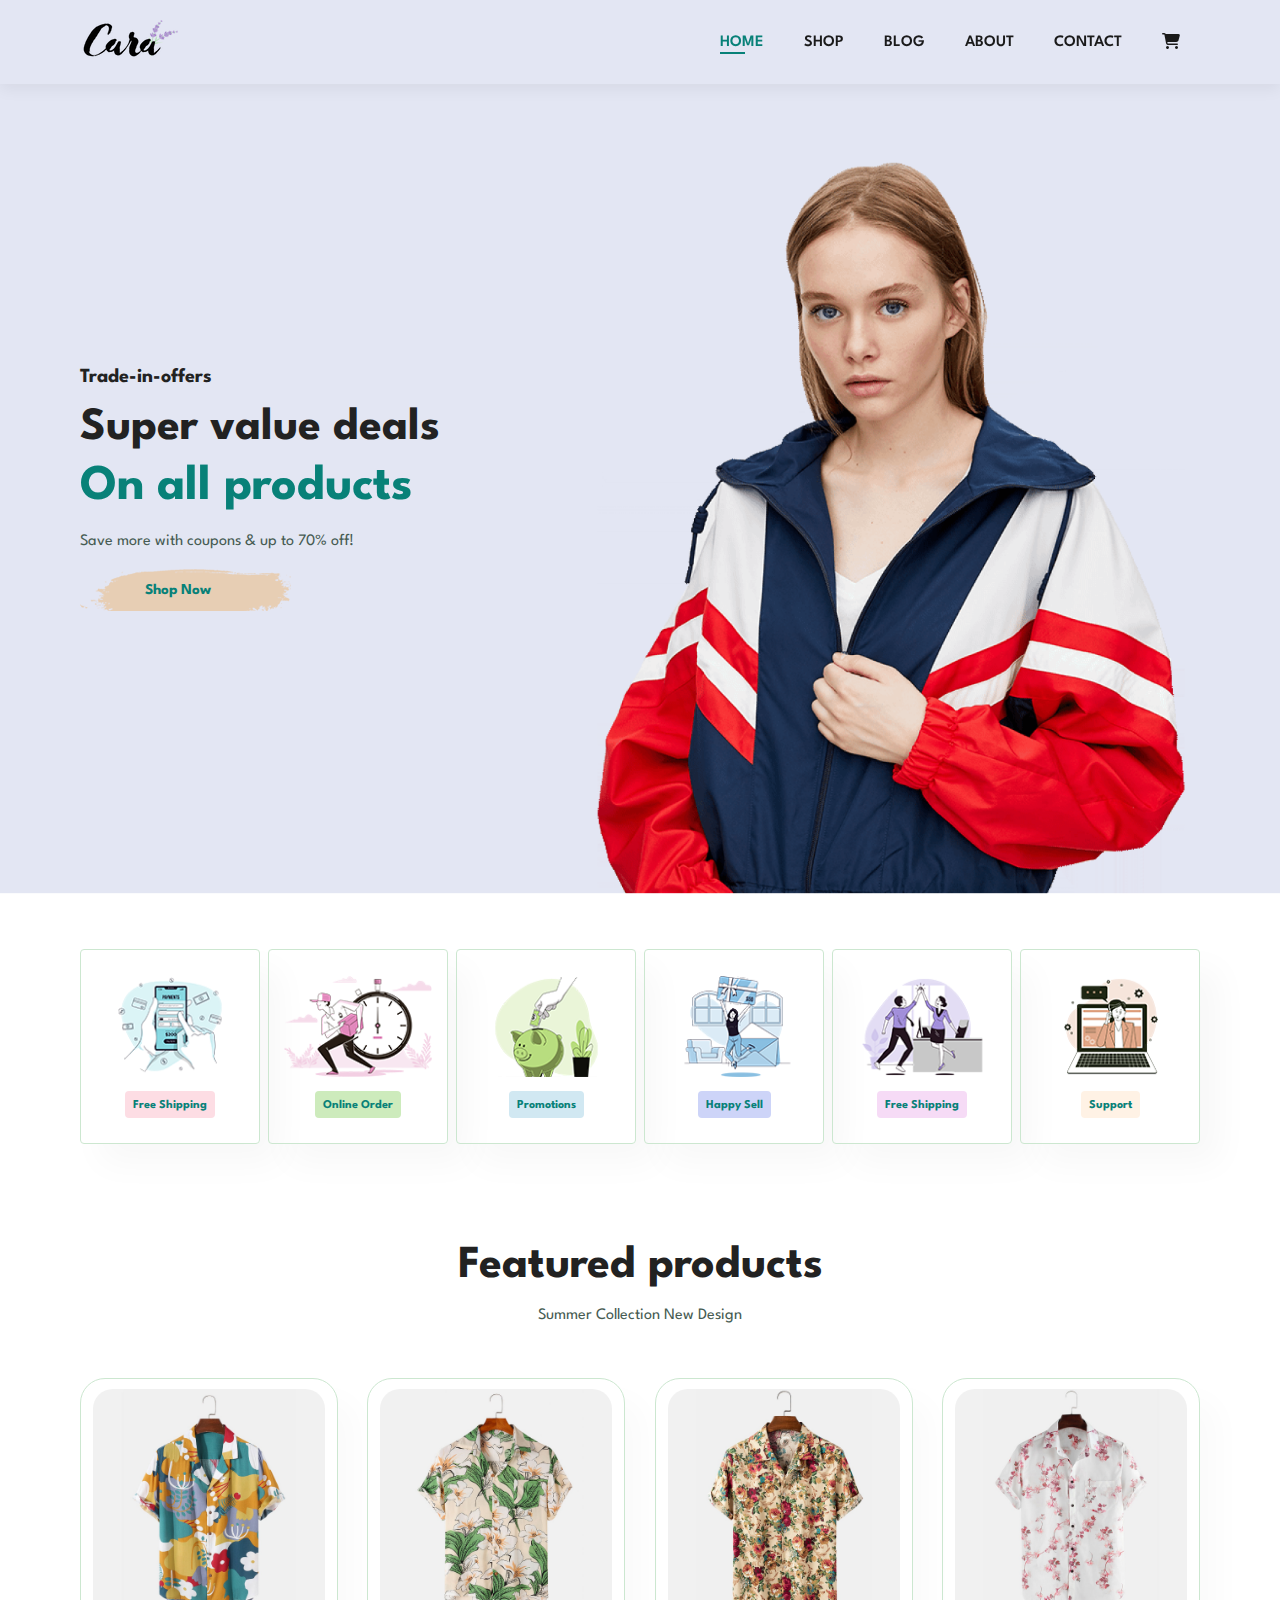
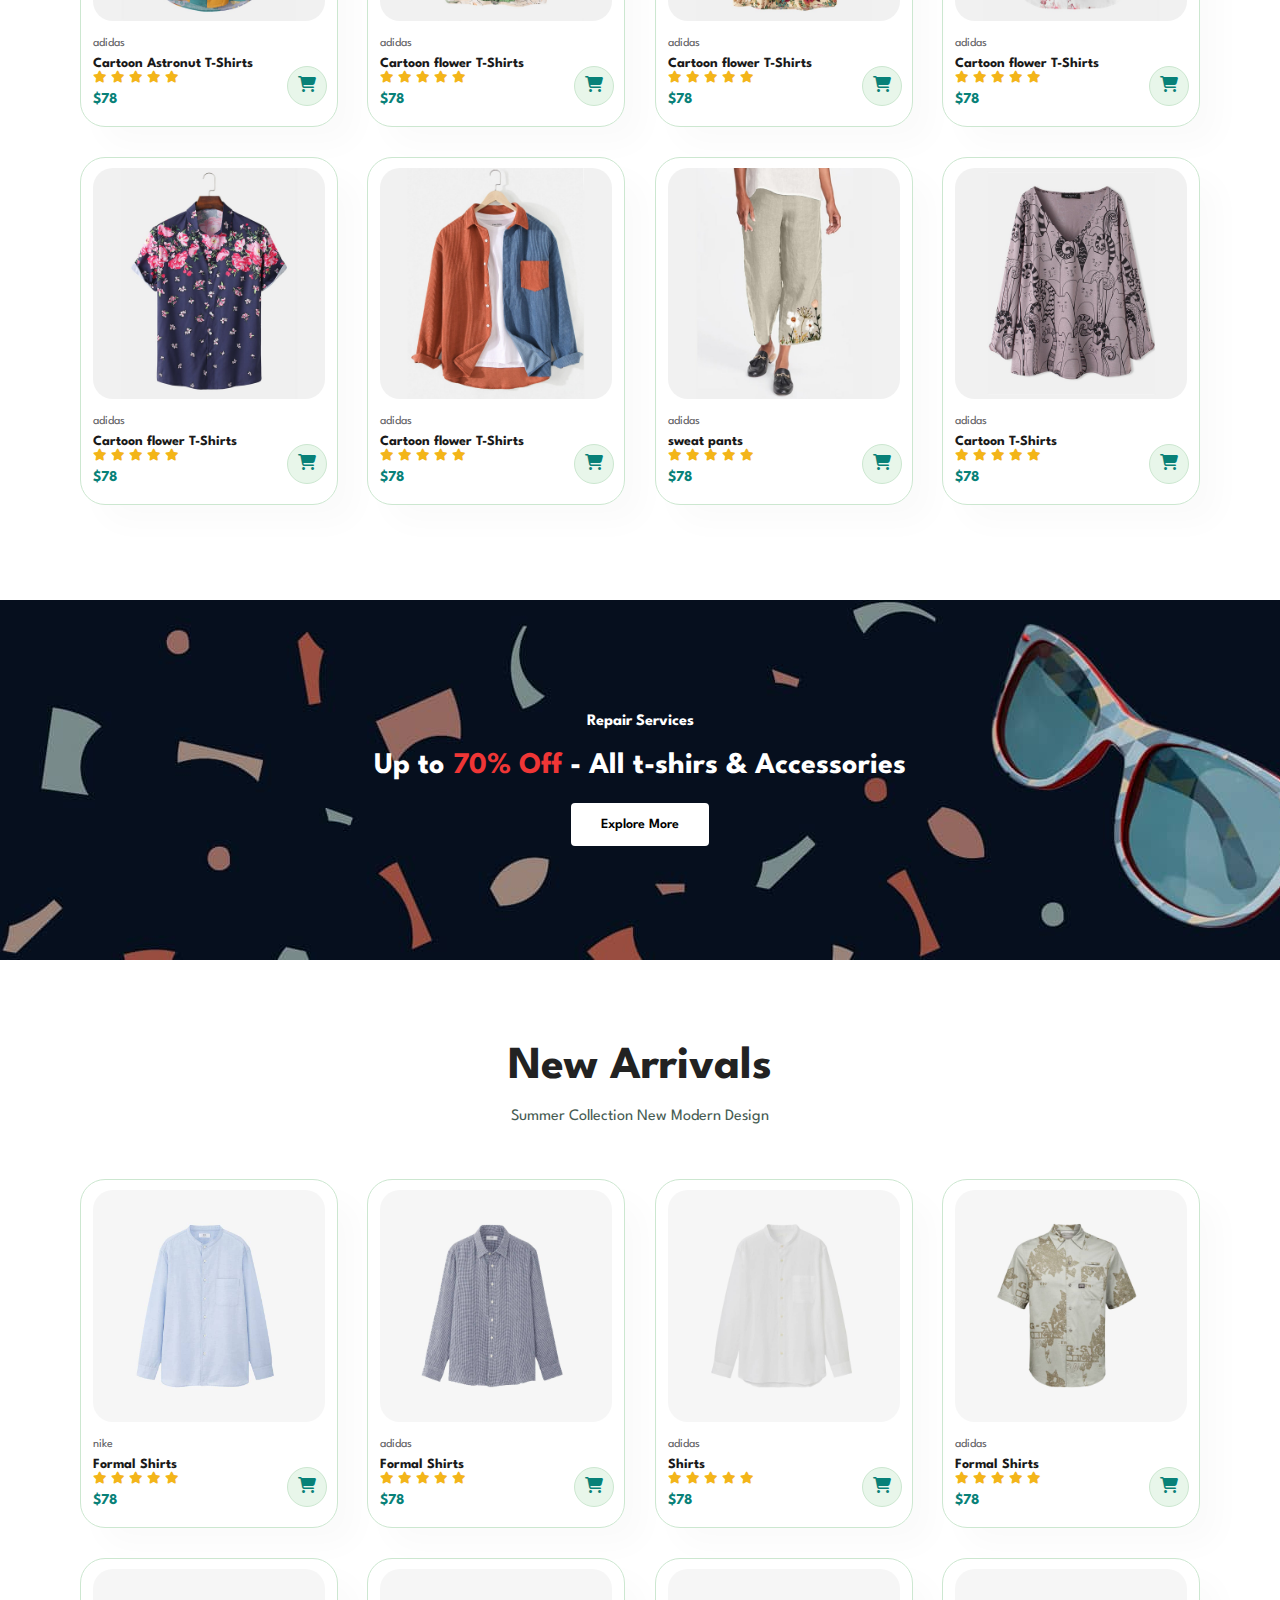
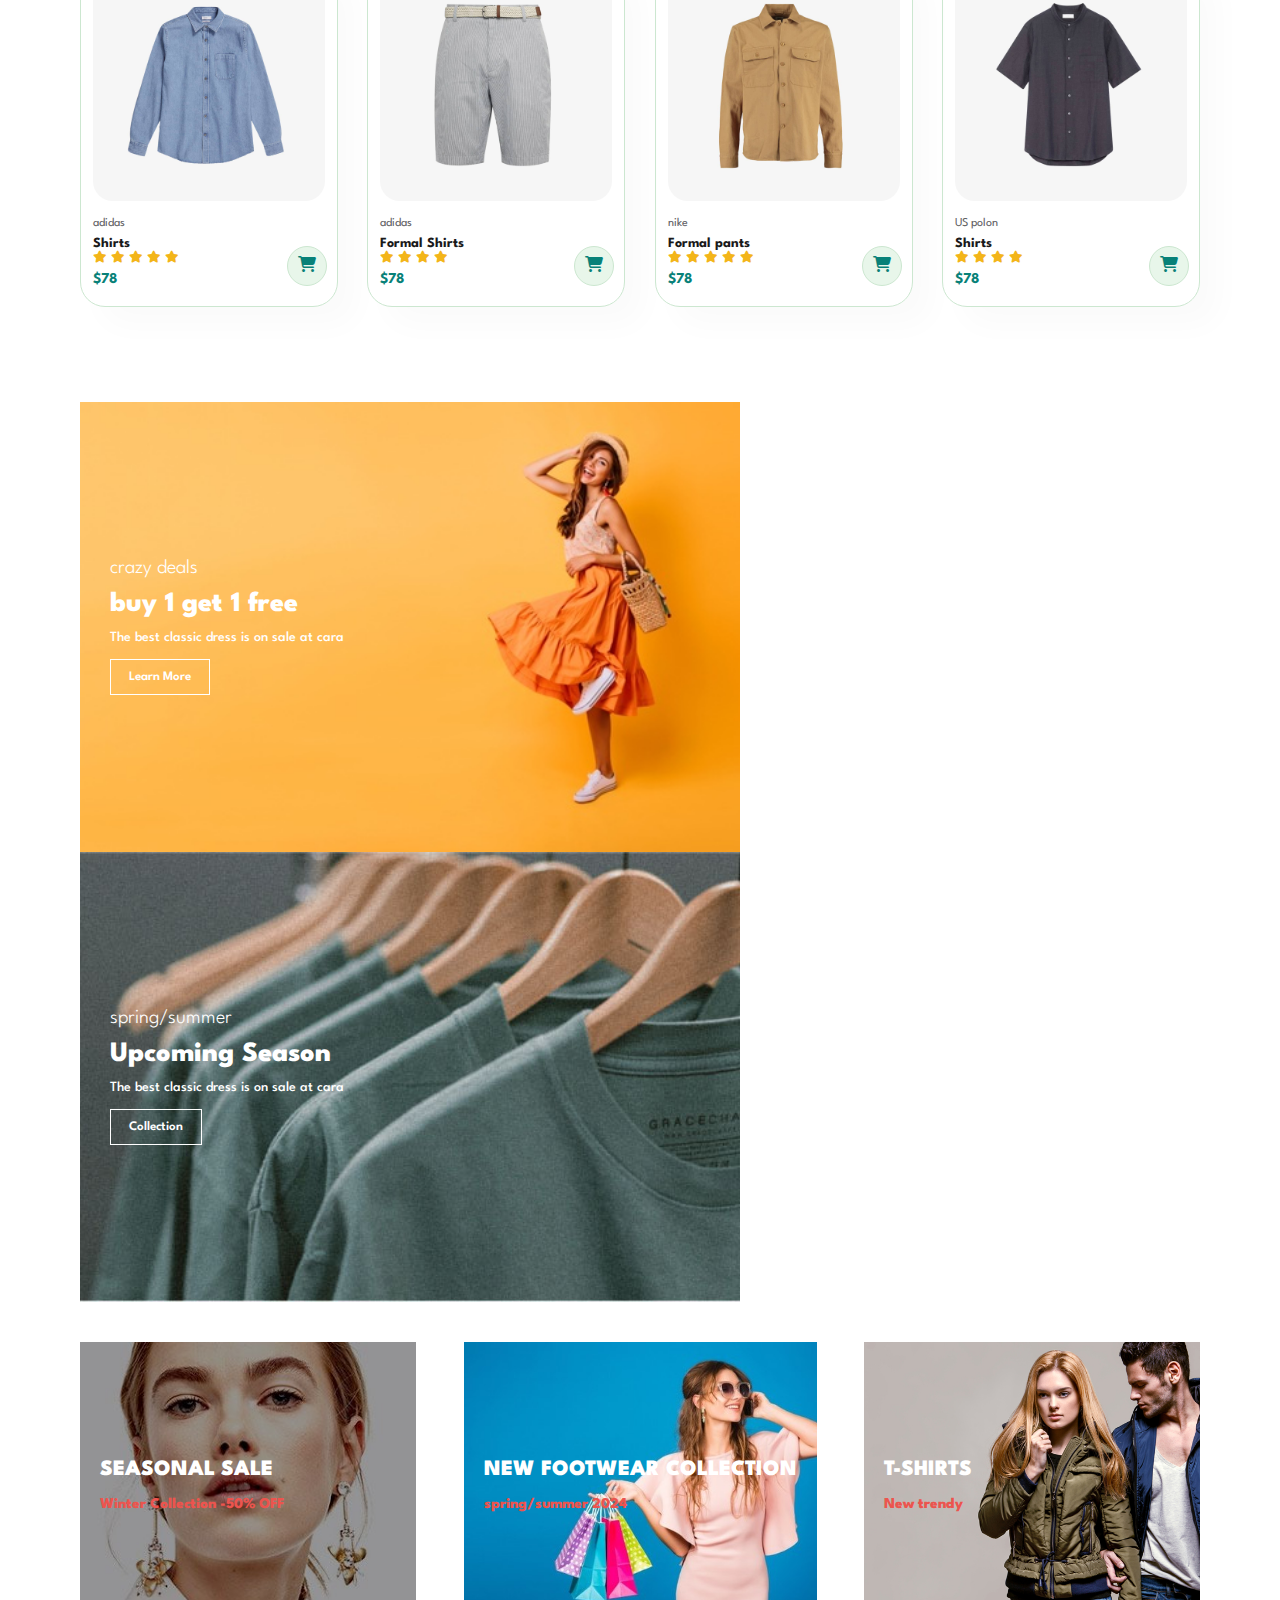
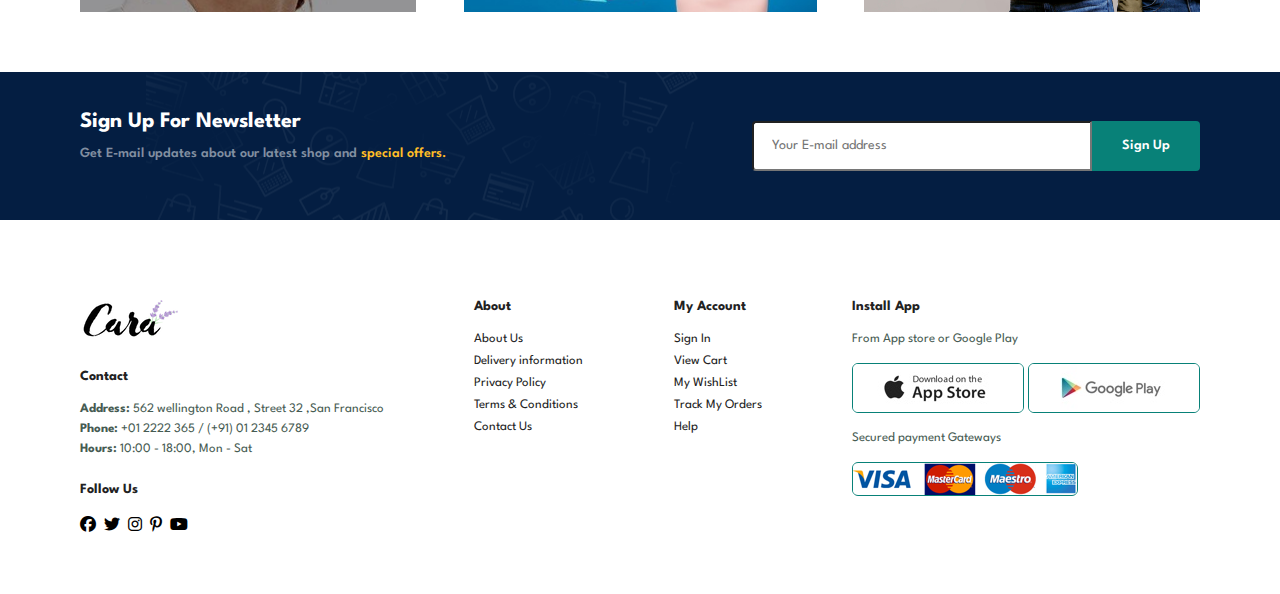
<file: index.html>
<!DOCTYPE html>
<html lang="en">

<head>
    <meta charset="UTF-8">
    <meta http-equiv="X-UA_Comatiable" content="ie=edge">
    <meta name="viewport" content="width=device-width, initial-scale=1.0">
    <title>Ecommerce website</title>
    <link rel="stylesheet" href="https://cdnjs.cloudflare.com/ajax/libs/font-awesome/6.5.1/css/all.min.css" />
    <link rel="stylesheet" href="index.css">
</head>

<body>
    <section id="header">
        <a href="#"><img src="logo.png" class="logo" alt=""></a>
        <div>
            <ul id="navbar">
                <li><a class="active" href="index.html">HOME</a></li>
                <li><a href="shop.html">SHOP</a></li>
                <li><a href="blog.html">BLOG</a></li>
                <li><a href="about.html">ABOUT</a></li>
                <li><a href="contact.html">CONTACT</a></li>
                <li id="lg-bag"><a href="cart.html"><i class="fa-solid fa-cart-shopping"></i></a></li>
                <a href="#" id="close"><i class="fa-solid fa-xmark"></i></a>
            </ul>
        </div>

        <div id="mobile">
            <a href="cart.html"><i class="fa-solid fa-cart-shopping"></i></a>
            <i id="bar" class="fas fa-outdent"></i>
        </div>
    </section>

    <section id="hero">
        <h4>Trade-in-offers</h4>
        <h2>Super value deals</h2>
        <h1>On all products</h1>
        <p>Save more with coupons & up to 70% off!</p>
        <button>Shop Now</button>
    </section>

    <section id="feature" class="section-p1">
        <div class="fe-box">
            <img src="f1.png" alt="">
            <h6>Free Shipping</h6>
        </div>

        <div class="fe-box">
            <img src="f2.png" alt="">
            <h6>Online Order</h6>
        </div>

        <div class="fe-box">
            <img src="f3.png" alt="">
            <h6>Promotions</h6>
        </div>

        <div class="fe-box">
            <img src="f4.png" alt="">
            <h6>Happy Sell</h6>
        </div>

        <div class="fe-box">
            <img src="f5.png" alt="">
            <h6>Free Shipping</h6>
        </div>

        <div class="fe-box">
            <img src="f6.png" alt="">
            <h6>Support</h6>
        </div>

    </section>

    <section id="product1" class="section-p1">
        <h2>Featured products</h2>
        <p>Summer Collection New Design</p>
        <div class="pro-container">
            <div class="pro">
                <img src="f1 pro.jpg" alt="">
                <div class="des">
                    <span>adidas</span>
                    <h5>Cartoon Astronut T-Shirts</h5>
                    <div class="star">
                        <i class="fas fa-star"></i>
                        <i class="fas fa-star"></i>
                        <i class="fas fa-star"></i>
                        <i class="fas fa-star"></i>
                        <i class="fas fa-star"></i>
                    </div>
                    <h4>$78</h4>
                </div>
                <a href="#"><i class="fa-solid fa-cart-shopping "></i></a>
            </div>

            <div class="pro">
                <img src="f2.jpg" alt="">
                <div class="des">
                    <span>adidas</span>
                    <h5>Cartoon flower T-Shirts</h5>
                    <div class="star">
                        <i class="fas fa-star"></i>
                        <i class="fas fa-star"></i>
                        <i class="fas fa-star"></i>
                        <i class="fas fa-star"></i>
                        <i class="fas fa-star"></i>
                    </div>
                    <h4>$78</h4>
                </div>
                <a href="#"><i class="fa-solid fa-cart-shopping "></i></a>
            </div>

            <div class="pro">
                <img src="f3 pro.jpg" alt="">
                <div class="des">
                    <span>adidas</span>
                    <h5>Cartoon flower T-Shirts</h5>
                    <div class="star">
                        <i class="fas fa-star"></i>
                        <i class="fas fa-star"></i>
                        <i class="fas fa-star"></i>
                        <i class="fas fa-star"></i>
                        <i class="fas fa-star"></i>
                    </div>
                    <h4>$78</h4>
                </div>
                <a href="#"><i class="fa-solid fa-cart-shopping "></i></a>
            </div>

            <div class="pro">
                <img src="f4 pro.jpg" alt="">
                <div class="des">
                    <span>adidas</span>
                    <h5>Cartoon flower T-Shirts</h5>
                    <div class="star">
                        <i class="fas fa-star"></i>
                        <i class="fas fa-star"></i>
                        <i class="fas fa-star"></i>
                        <i class="fas fa-star"></i>
                        <i class="fas fa-star"></i>
                    </div>
                    <h4>$78</h4>
                </div>
                <a href="#"><i class="fa-solid fa-cart-shopping "></i></a>
            </div>

            <div class="pro">
                <img src="f5 pro.jpg" alt="">
                <div class="des">
                    <span>adidas</span>
                    <h5>Cartoon flower T-Shirts</h5>
                    <div class="star">
                        <i class="fas fa-star"></i>
                        <i class="fas fa-star"></i>
                        <i class="fas fa-star"></i>
                        <i class="fas fa-star"></i>
                        <i class="fas fa-star"></i>
                    </div>
                    <h4>$78</h4>
                </div>
                <a href="#"><i class="fa-solid fa-cart-shopping "></i></a>
            </div>

            <div class="pro">
                <img src="f6 pro.jpg" alt="">
                <div class="des">
                    <span>adidas</span>
                    <h5>Cartoon flower T-Shirts</h5>
                    <div class="star">
                        <i class="fas fa-star"></i>
                        <i class="fas fa-star"></i>
                        <i class="fas fa-star"></i>
                        <i class="fas fa-star"></i>
                        <i class="fas fa-star"></i>
                    </div>
                    <h4>$78</h4>
                </div>
                <a href="#"><i class="fa-solid fa-cart-shopping "></i></a>
            </div>

            <div class="pro">
                <img src="f7 pro.jpg" alt="">
                <div class="des">
                    <span>adidas</span>
                    <h5>sweat pants</h5>
                    <div class="star">
                        <i class="fas fa-star"></i>
                        <i class="fas fa-star"></i>
                        <i class="fas fa-star"></i>
                        <i class="fas fa-star"></i>
                        <i class="fas fa-star"></i>
                    </div>
                    <h4>$78</h4>
                </div>
                <a href="#"><i class="fa-solid fa-cart-shopping "></i></a>
            </div>

            <div class="pro">
                <img src="f8 pro.jpg" alt="">
                <div class="des">
                    <span>adidas</span>
                    <h5>Cartoon T-Shirts</h5>
                    <div class="star">
                        <i class="fas fa-star"></i>
                        <i class="fas fa-star"></i>
                        <i class="fas fa-star"></i>
                        <i class="fas fa-star"></i>
                        <i class="fas fa-star"></i>
                    </div>
                    <h4>$78</h4>
                </div>
                <a href="#"><i class="fa-solid fa-cart-shopping "></i></a>
            </div>


        </div>
    </section>

    <section id="banner" class="section-m1">
        <h4>Repair Services</h4>
        <h2>Up to <span>70% Off</span> - All t-shirs & Accessories</h2>
        <button class="normal">Explore More</button>

    </section>

    <section id="product1" class="section-p1">
        <h2>New Arrivals</h2>
        <p>Summer Collection New Modern Design</p>
        <div class="pro-container">
            <div class="pro">
                <img src="n1.jpg" alt="">
                <div class="des">
                    <span>nike</span>
                    <h5>Formal Shirts</h5>
                    <div class="star">
                        <i class="fas fa-star"></i>
                        <i class="fas fa-star"></i>
                        <i class="fas fa-star"></i>
                        <i class="fas fa-star"></i>
                        <i class="fas fa-star"></i>
                    </div>
                    <h4>$78</h4>
                </div>
                <a href="#"><i class="fa-solid fa-cart-shopping "></i></a>
            </div>

            <div class="pro">
                <img src="n2.jpg" alt="">
                <div class="des">
                    <span>adidas</span>
                    <h5>Formal Shirts</h5>
                    <div class="star">
                        <i class="fas fa-star"></i>
                        <i class="fas fa-star"></i>
                        <i class="fas fa-star"></i>
                        <i class="fas fa-star"></i>
                        <i class="fas fa-star"></i>
                    </div>
                    <h4>$78</h4>
                </div>
                <a href="#"><i class="fa-solid fa-cart-shopping "></i></a>
            </div>

            <div class="pro">
                <img src="n3.jpg" alt="">
                <div class="des">
                    <span>adidas</span>
                    <h5>Shirts</h5>
                    <div class="star">
                        <i class="fas fa-star"></i>
                        <i class="fas fa-star"></i>
                        <i class="fas fa-star"></i>
                        <i class="fas fa-star"></i>
                        <i class="fas fa-star"></i>
                    </div>
                    <h4>$78</h4>
                </div>
                <a href="#"><i class="fa-solid fa-cart-shopping "></i></a>
            </div>

            <div class="pro">
                <img src="n4.jpg" alt="">
                <div class="des">
                    <span>adidas</span>
                    <h5>Formal Shirts</h5>
                    <div class="star">
                        <i class="fas fa-star"></i>
                        <i class="fas fa-star"></i>
                        <i class="fas fa-star"></i>
                        <i class="fas fa-star"></i>
                        <i class="fas fa-star"></i>
                    </div>
                    <h4>$78</h4>
                </div>
                <a href="#"><i class="fa-solid fa-cart-shopping "></i></a>
            </div>

            <div class="pro">
                <img src="n5.jpg" alt="">
                <div class="des">
                    <span>adidas</span>
                    <h5>Shirts</h5>
                    <div class="star">
                        <i class="fas fa-star"></i>
                        <i class="fas fa-star"></i>
                        <i class="fas fa-star"></i>
                        <i class="fas fa-star"></i>
                        <i class="fas fa-star"></i>
                    </div>
                    <h4>$78</h4>
                </div>
                <a href="#"><i class="fa-solid fa-cart-shopping "></i></a>
            </div>

            <div class="pro">
                <img src="n6.jpg" alt="">
                <div class="des">
                    <span>adidas</span>
                    <h5>Formal Shirts</h5>
                    <div class="star">
                        <i class="fas fa-star"></i>
                        <i class="fas fa-star"></i>
                        <i class="fas fa-star"></i>
                        <i class="fas fa-star"></i>
                    </div>
                    <h4>$78</h4>
                </div>
                <a href="#"><i class="fa-solid fa-cart-shopping "></i></a>
            </div>

            <div class="pro">
                <img src="n7.jpg" alt="">
                <div class="des">
                    <span>nike</span>
                    <h5>Formal pants</h5>
                    <div class="star">
                        <i class="fas fa-star"></i>
                        <i class="fas fa-star"></i>
                        <i class="fas fa-star"></i>
                        <i class="fas fa-star"></i>
                        <i class="fas fa-star"></i>
                    </div>
                    <h4>$78</h4>
                </div>
                <a href="#"><i class="fa-solid fa-cart-shopping "></i></a>
            </div>

            <div class="pro">
                <img src="n8.jpg" alt="">
                <div class="des">
                    <span>US polon</span>
                    <h5>Shirts</h5>
                    <div class="star">
                        <i class="fas fa-star"></i>
                        <i class="fas fa-star"></i>
                        <i class="fas fa-star"></i>
                        <i class="fas fa-star"></i>
                    </div>
                    <h4>$78</h4>
                </div>
                <a href="#"><i class="fa-solid fa-cart-shopping "></i></a>
            </div>


        </div>
    </section>

    <section id="sm-banner" class="section-p1">
        <div class="banner-box">
            <h4>crazy deals</h4>
            <h2>buy 1 get 1 free</h2>
            <span>The best classic dress is on sale at cara</span>
            <button class="white">Learn More</button>
        </div>

        <div class="banner-box banner-box2">
            <h4>spring/summer</h4>
            <h2>Upcoming Season</h2>
            <span>The best classic dress is on sale at cara</span>
            <button class="white">Collection</button>
        </div>
    </section>

    <section id="banner3">
        <div class="banner-box">
            <h2>SEASONAL SALE</h2>
            <h3>Winter Collection -50% OFF</h3>
        </div>

        <div class="banner-box banner-box2">
            <h2>NEW FOOTWEAR COLLECTION</h2>
            <h3>spring/summer 2024</h3>
        </div>

        <div class="banner-box banner-box3">
            <h2>T-SHIRTS</h2>
            <h3>New trendy</h3>
        </div>

    </section>

    <section id="newsletter" class="section-p1 section-m1">
        <div class="newstext">
            <h4>Sign Up For Newsletter</h4>
            <p>Get E-mail updates about our latest shop and <span>special offers.</span></p>
        </div>

        <div class="form">
            <input type="text" placeholder="Your E-mail address">
            <button class="normal">Sign Up</button>
        </div>

    </section>

    <footer class="section-p1">
        <div class="col">
            <img class="logo" src="logo.png" alt="">
            <h4>Contact</h4>
            <p><strong>Address:</strong> 562 wellington Road , Street 32 ,San Francisco </p>
            <p><strong>Phone:</strong> +01 2222 365 / (+91) 01 2345 6789 </p>
            <p><strong>Hours:</strong> 10:00 - 18:00, Mon - Sat </p>
            <div class="follow">
                <h4>Follow Us</h4>
                <div class="icon">
                    <i class="fab fa-facebook"></i>
                    <i class="fab fa-twitter"></i>
                    <i class="fab fa-instagram"></i>
                    <i class="fab fa-pinterest-p"></i>
                    <i class="fab fa-youtube"></i>
                </div>
            </div>
        </div>

        <div class="col">
            <h4>About</h4>
            <a href="#">About Us</a>
            <a href="#">Delivery information</a>
            <a href="#">Privacy Policy</a>
            <a href="#">Terms & Conditions</a>
            <a href="#">Contact Us</a>
        </div>

        <div class="col">
            <h4>My Account</h4>
            <a href="#">Sign In</a>
            <a href="#">View Cart</a>
            <a href="#">My WishList</a>
            <a href="#">Track My Orders</a>
            <a href="#">Help</a>
        </div>

        <div class="col install">
            <h4>Install App</h4>
            <p>From App store or Google Play</p>
            <div class="row">
                <img src="app.jpg" alt="">
                <img src="play.jpg" alt="">
                <p>Secured payment Gateways</p>
                <img src="pay.png" alt="">
            </div>
        </div>

    </footer>

    <script src="index.js"></script>
</body>

</html>
</file>
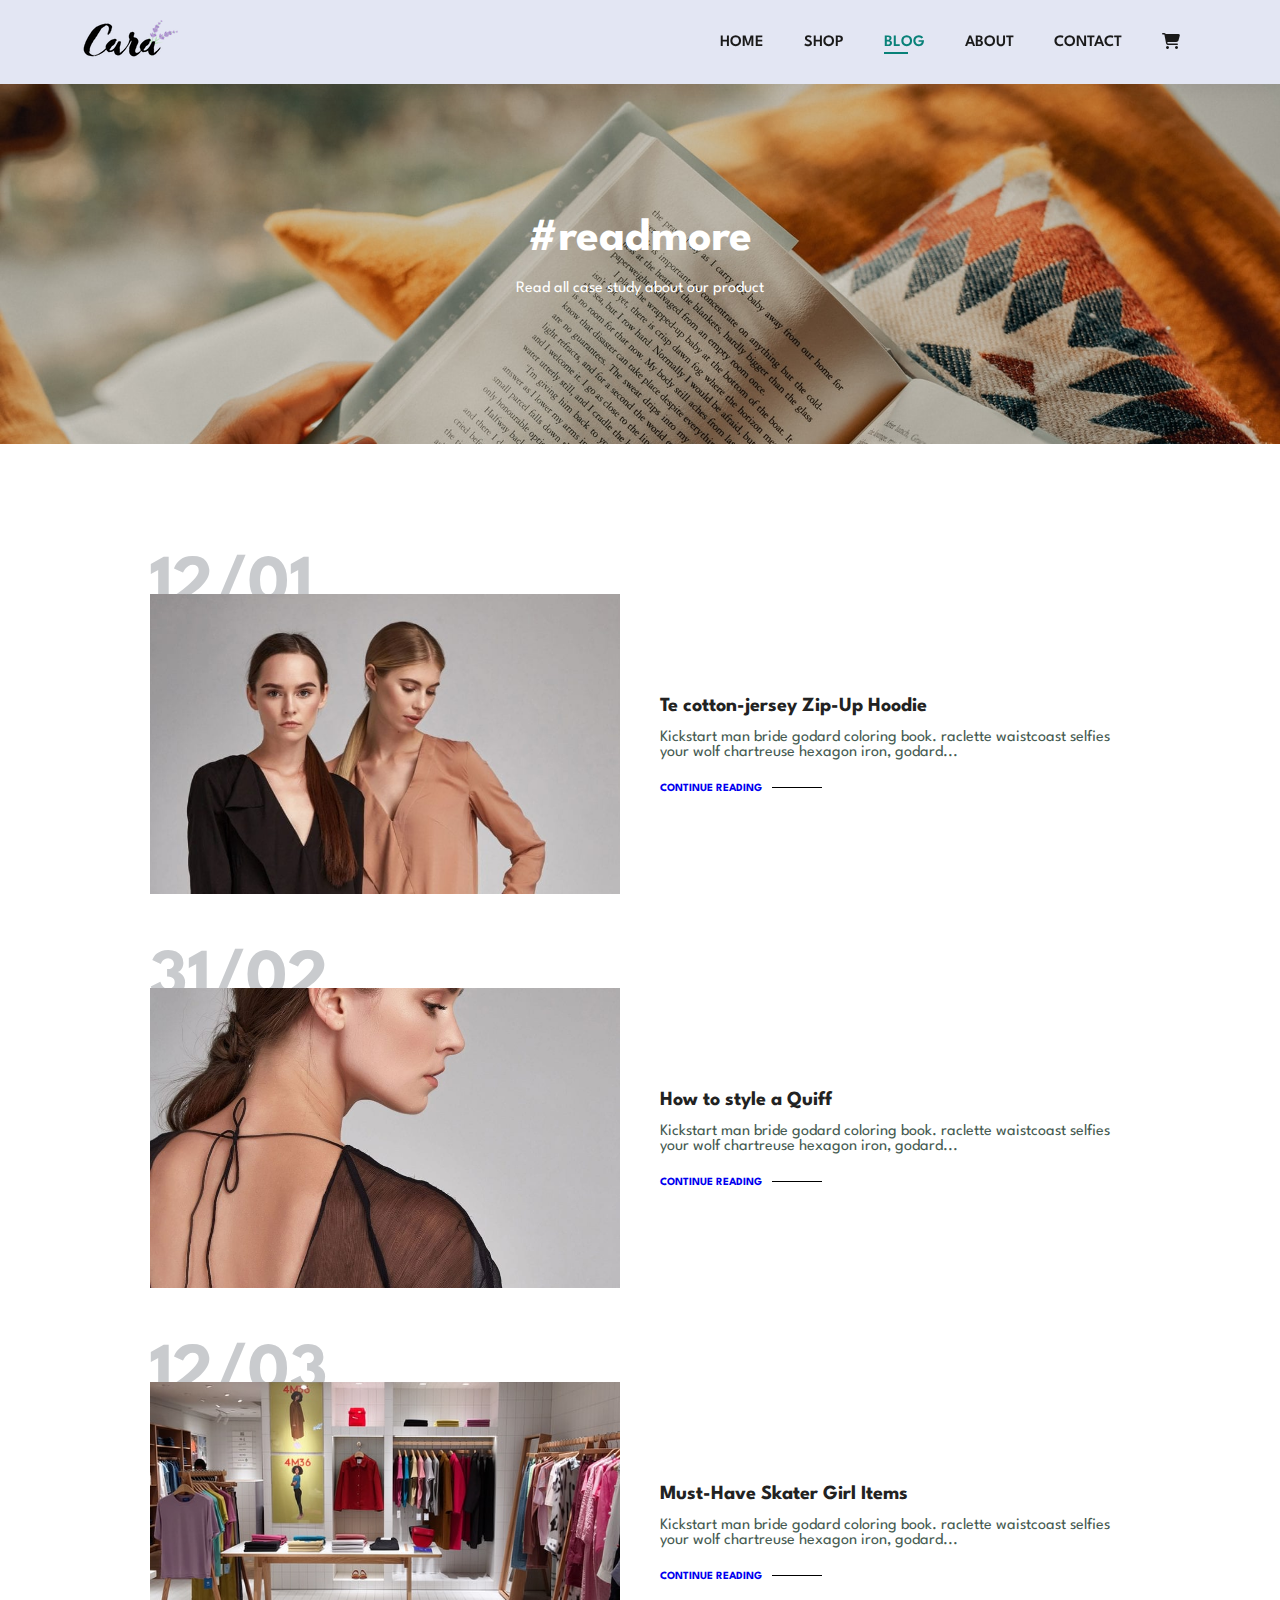
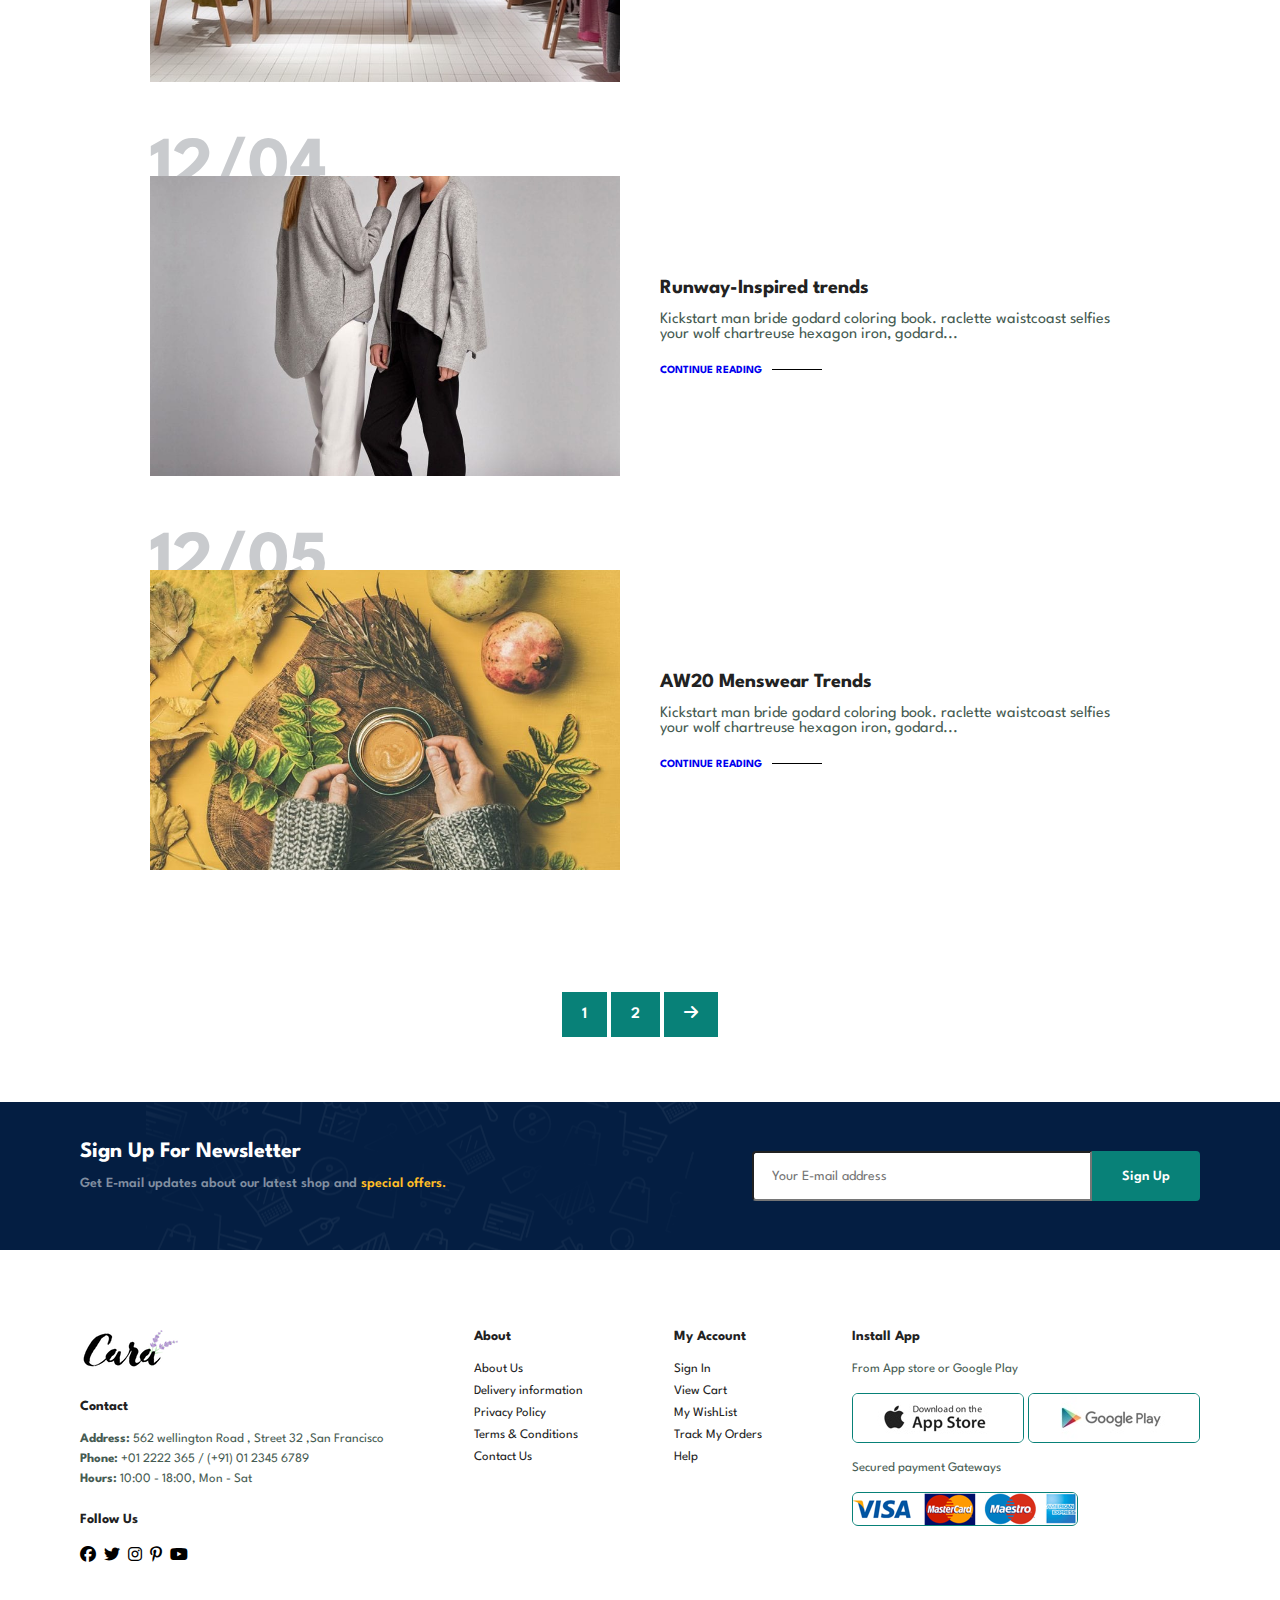
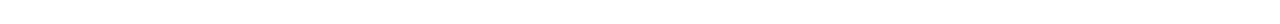
<file: blog.html>
<!DOCTYPE html>
<html lang="en">

<head>
    <meta charset="UTF-8">
    <meta http-equiv="X-UA_Comatiable" content="ie=edge">
    <meta name="viewport" content="width=device-width, initial-scale=1.0">
    <title>Ecommerce website</title>
    <link rel="stylesheet" href="https://cdnjs.cloudflare.com/ajax/libs/font-awesome/6.5.1/css/all.min.css" />
    <link rel="stylesheet" href="index.css">
</head>

<body>
    <section id="header">
        <a href="#"><img src="logo.png" class="logo" alt=""></a>
        <div>
            <ul id="navbar">
                <li><a href="index.html">HOME</a></li>
                <li><a href="shop.html">SHOP</a></li>
                <li><a class="active" href="blog.html">BLOG</a></li>
                <li><a href="about.html">ABOUT</a></li>
                <li><a href="contact.html">CONTACT</a></li>
                <li id="lg-bag"><a href="cart.html"><i class="fa-solid fa-cart-shopping"></i></a></li>
                <a href="#" id="close"><i class="fa-solid fa-xmark"></i></a>
            </ul>
        </div>

        <div id="mobile">
            <a href="cart.html"><i class="fa-solid fa-cart-shopping"></i></a>
            <i id="bar" class="fas fa-outdent"></i>
        </div>
    </section>

    <section id="page-header" class="blog-header">
        <h2>#readmore</h2>
        <p>Read all case study about our product</p>
    </section>

    <section id="blog">
        <div class="blog-box">
            <div class="blog-img">
                <img src="blog1.jpg" alt="">
            </div>
            <div class="blog-details">
                <h4>Te cotton-jersey Zip-Up Hoodie</h4>
                <p>Kickstart man bride godard coloring book. raclette waistcoast selfies your
                    wolf chartreuse hexagon iron, godard...</p>
                <a href="#">CONTINUE READING</a>
            </div>
            <h1>12/01</h1>
        </div>

        <div class="blog-box">
            <div class="blog-img">
                <img src="blog2.jpg" alt="">
            </div>
            <div class="blog-details">
                <h4>How to style a Quiff</h4>
                <p>Kickstart man bride godard coloring book. raclette waistcoast selfies your
                    wolf chartreuse hexagon iron, godard...</p>
                <a href="#">CONTINUE READING</a>
            </div>
            <h1>31/02</h1>
        </div>

        <div class="blog-box">
            <div class="blog-img">
                <img src="blog3.jpg" alt="">
            </div>
            <div class="blog-details">
                <h4>Must-Have Skater Girl Items</h4>
                <p>Kickstart man bride godard coloring book. raclette waistcoast selfies your
                    wolf chartreuse hexagon iron, godard...</p>
                <a href="#">CONTINUE READING</a>
            </div>
            <h1>12/03</h1>
        </div>

        <div class="blog-box">
            <div class="blog-img">
                <img src="blog4.jpg" alt="">
            </div>
            <div class="blog-details">
                <h4>Runway-Inspired trends</h4>
                <p>Kickstart man bride godard coloring book. raclette waistcoast selfies your
                    wolf chartreuse hexagon iron, godard...</p>
                <a href="#">CONTINUE READING</a>
            </div>
            <h1>12/04</h1>
        </div>

        <div class="blog-box">
            <div class="blog-img">
                <img src="blog5.jpg" alt="">
            </div>
            <div class="blog-details">
                <h4>AW20 Menswear Trends</h4>
                <p>Kickstart man bride godard coloring book. raclette waistcoast selfies your
                    wolf chartreuse hexagon iron, godard...</p>
                <a href="#">CONTINUE READING</a>
            </div>
            <h1>12/05</h1>
        </div>

    </section>

    <section id="pagination" class="section-p1 ">
        <a href="#">1</a>
        <a href="#">2</a>
        <a href="#"><i class="fa-solid fa-arrow-right"></i></a>
    </section>

    <section id="newsletter" class="section-p1 section-m1">
        <div class="newstext">
            <h4>Sign Up For Newsletter</h4>
            <p>Get E-mail updates about our latest shop and <span>special offers.</span></p>
        </div>

        <div class="form">
            <input type="text" placeholder="Your E-mail address">
            <button class="normal">Sign Up</button>
        </div>

    </section>

    <footer class="section-p1">
        <div class="col">
            <img class="logo" src="logo.png" alt="">
            <h4>Contact</h4>
            <p><strong>Address:</strong> 562 wellington Road , Street 32 ,San Francisco </p>
            <p><strong>Phone:</strong> +01 2222 365 / (+91) 01 2345 6789 </p>
            <p><strong>Hours:</strong> 10:00 - 18:00, Mon - Sat </p>
            <div class="follow">
                <h4>Follow Us</h4>
                <div class="icon">
                    <i class="fab fa-facebook"></i>
                    <i class="fab fa-twitter"></i>
                    <i class="fab fa-instagram"></i>
                    <i class="fab fa-pinterest-p"></i>
                    <i class="fab fa-youtube"></i>
                </div>
            </div>
        </div>

        <div class="col">
            <h4>About</h4>
            <a href="#">About Us</a>
            <a href="#">Delivery information</a>
            <a href="#">Privacy Policy</a>
            <a href="#">Terms & Conditions</a>
            <a href="#">Contact Us</a>
        </div>

        <div class="col">
            <h4>My Account</h4>
            <a href="#">Sign In</a>
            <a href="#">View Cart</a>
            <a href="#">My WishList</a>
            <a href="#">Track My Orders</a>
            <a href="#">Help</a>
        </div>

        <div class="col install">
            <h4>Install App</h4>
            <p>From App store or Google Play</p>
            <div class="row">
                <img src="app.jpg" alt="">
                <img src="play.jpg" alt="">
                <p>Secured payment Gateways</p>
                <img src="pay.png" alt="">
            </div>
        </div>

    </footer>

    <script src="index.js"></script>
</body>

</html>
</file>
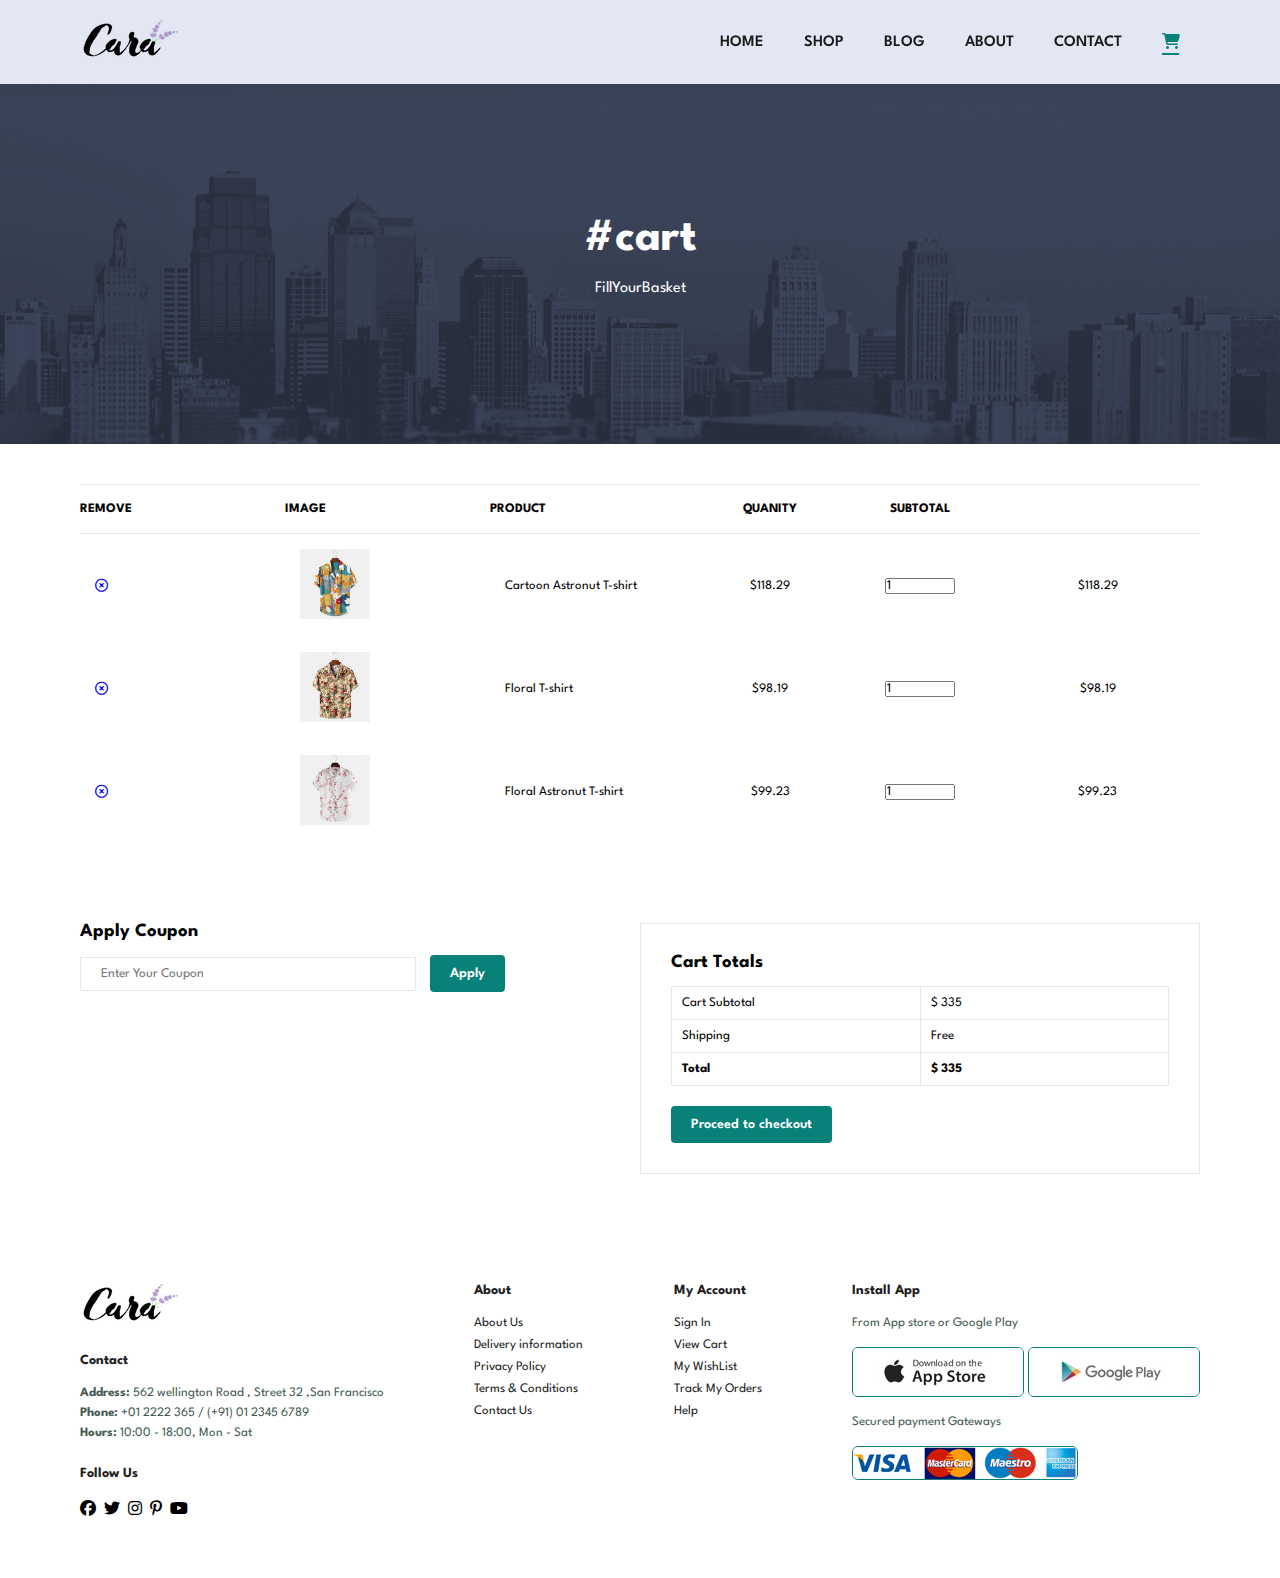
<file: cart.html>
<!DOCTYPE html>
<html lang="en">

<head>
    <meta charset="UTF-8">
    <meta http-equiv="X-UA_Comatiable" content="ie=edge">
    <meta name="viewport" content="width=device-width, initial-scale=1.0">
    <title>Ecommerce website</title>
    <link rel="stylesheet" href="https://cdnjs.cloudflare.com/ajax/libs/font-awesome/6.5.1/css/all.min.css" />
    <link rel="stylesheet" href="index.css">
</head>

<body>
    <section id="header">
        <a href="#"><img src="logo.png" class="logo" alt=""></a>
        <div>
            <ul id="navbar">
                <li><a href="index.html">HOME</a></li>
                <li><a href="shop.html">SHOP</a></li>
                <li><a href="blog.html">BLOG</a></li>
                <li><a href="about.html">ABOUT</a></li>
                <li><a href="contact.html">CONTACT</a></li>
                <li id="lg-bag"><a class="active" href="cart.html"><i class="fa-solid fa-cart-shopping"></i></a></li>
                <a href="#" id="close"><i class="fa-solid fa-xmark"></i></a>
            </ul>
        </div>

        <div id="mobile">
            <a href="cart.html"><i class="fa-solid fa-cart-shopping"></i></a>
            <i id="bar" class="fas fa-outdent"></i>
        </div>
    </section>

    <section id="page-header" class="about-header">
        <h2>#cart</h2>
        <p>FillYourBasket</p>
    </section>


    <section id="cart" class="section-p1">
        <table width="100%">
            <thead>
                <tr>
                    <td>Remove</td>
                    <td>Image</td>
                    <td>Product</td>
                    <td>Quanity</td>
                    <td>Subtotal</td>
                </tr>
            </thead>
            <tbody>
                <tr>
                    <td><a href="#"><i class="far fa-times-circle"></i></a></td>
                    <td><img src="f1 pro.jpg" alt=""></td>
                    <td>Cartoon Astronut T-shirt</td>
                    <td>$118.29</td>
                    <td><input type="number" value="1"></td>
                    <td>$118.29</td>
                </tr>
                <tr>
                    <td><a href="#"><i class="far fa-times-circle"></i></a></td>
                    <td><img src="f3 pro.jpg" alt=""></td>
                    <td>Floral T-shirt</td>
                    <td>$98.19</td>
                    <td><input type="number" value="1"></td>
                    <td>$98.19</td>
                </tr>
                <tr>
                    <td><a href="#"><i class="far fa-times-circle"></i></a></td>
                    <td><img src="f4 pro.jpg" alt=""></td>
                    <td>Floral Astronut T-shirt</td>
                    <td>$99.23</td>
                    <td><input type="number" value="1"></td>
                    <td>$99.23</td>
                </tr>
            </tbody>
        </table>
    </section>

    <section id="cart-add" class="section-p1">
        <div id="coupon">
            <h3>Apply Coupon</h3>
            <div>
                <input type="text" placeholder="Enter Your Coupon">
                <button class="normal">Apply</button>
            </div>
        </div>

        <div id="subtotal">
            <h3>Cart Totals</h3>
            <table>
                <tr>
                    <td>Cart Subtotal</td>
                    <td>$ 335</td>
                </tr>
                <tr>
                    <td>Shipping</td>
                    <td>Free</td>
                </tr>
                <tr>
                    <td><strong>Total</strong></td>
                    <td><strong>$ 335</strong></td>
                </tr>
            </table>
            <button class="normal">Proceed to checkout</button>
        </div>
    </section>

    <footer class="section-p1">
        <div class="col">
            <img class="logo" src="logo.png" alt="">
            <h4>Contact</h4>
            <p><strong>Address:</strong> 562 wellington Road , Street 32 ,San Francisco </p>
            <p><strong>Phone:</strong> +01 2222 365 / (+91) 01 2345 6789 </p>
            <p><strong>Hours:</strong> 10:00 - 18:00, Mon - Sat </p>
            <div class="follow">
                <h4>Follow Us</h4>
                <div class="icon">
                    <i class="fab fa-facebook"></i>
                    <i class="fab fa-twitter"></i>
                    <i class="fab fa-instagram"></i>
                    <i class="fab fa-pinterest-p"></i>
                    <i class="fab fa-youtube"></i>
                </div>
            </div>
        </div>

        <div class="col">
            <h4>About</h4>
            <a href="#">About Us</a>
            <a href="#">Delivery information</a>
            <a href="#">Privacy Policy</a>
            <a href="#">Terms & Conditions</a>
            <a href="#">Contact Us</a>
        </div>

        <div class="col">
            <h4>My Account</h4>
            <a href="#">Sign In</a>
            <a href="#">View Cart</a>
            <a href="#">My WishList</a>
            <a href="#">Track My Orders</a>
            <a href="#">Help</a>
        </div>

        <div class="col install">
            <h4>Install App</h4>
            <p>From App store or Google Play</p>
            <div class="row">
                <img src="app.jpg" alt="">
                <img src="play.jpg" alt="">
                <p>Secured payment Gateways</p>
                <img src="pay.png" alt="">
            </div>
        </div>

    </footer>

    <script src="index.js"></script>
</body>

</html>
</file>
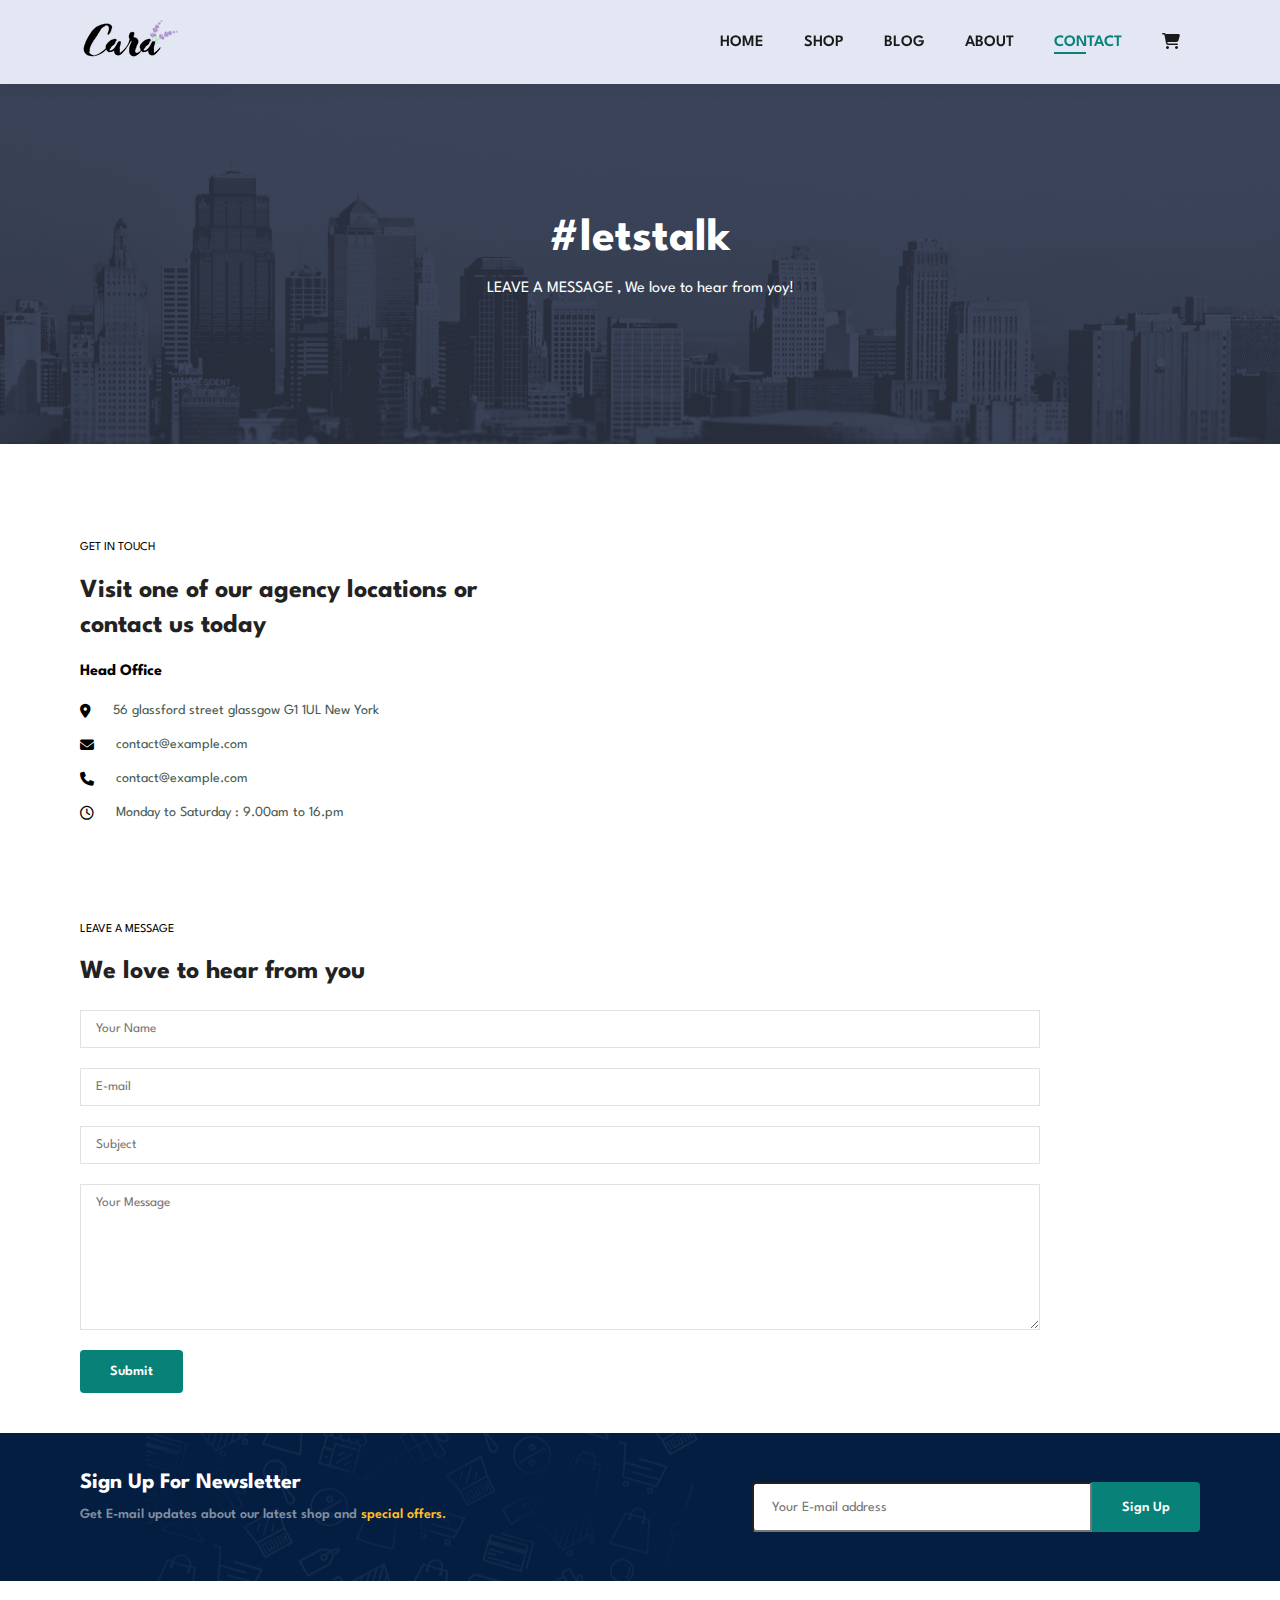
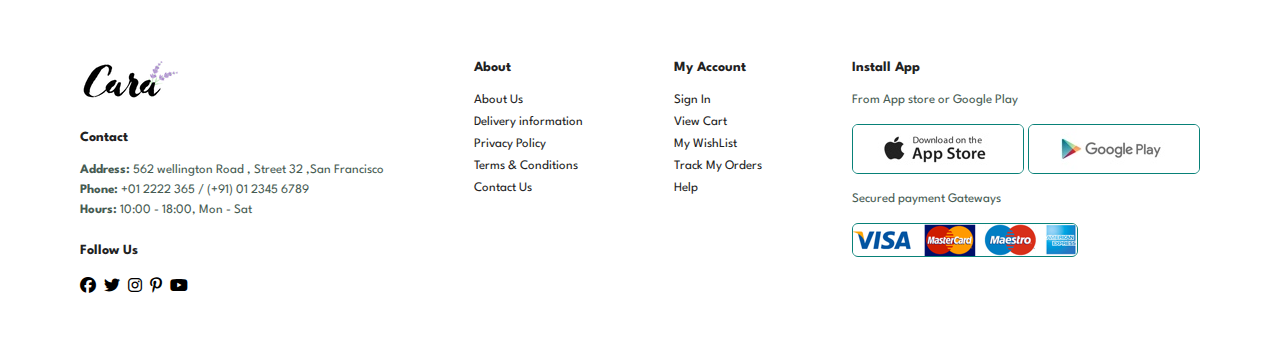
<file: contact.html>
<!DOCTYPE html>
<html lang="en">

<head>
    <meta charset="UTF-8">
    <meta http-equiv="X-UA_Comatiable" content="ie=edge">
    <meta name="viewport" content="width=device-width, initial-scale=1.0">
    <title>Ecommerce website</title>
    <link rel="stylesheet" href="https://cdnjs.cloudflare.com/ajax/libs/font-awesome/6.5.1/css/all.min.css" />
    <link rel="stylesheet" href="index.css">
</head>

<body>
    <section id="header">
        <a href="#"><img src="logo.png" class="logo" alt=""></a>
        <div>
            <ul id="navbar">
                <li><a href="index.html">HOME</a></li>
                <li><a href="shop.html">SHOP</a></li>
                <li><a href="blog.html">BLOG</a></li>
                <li><a href="about.html">ABOUT</a></li>
                <li><a class="active" href="contact.html">CONTACT</a></li>
                <li id="lg-bag"><a href="cart.html"><i class="fa-solid fa-cart-shopping"></i></a></li>
                <a href="#" id="close"><i class="fa-solid fa-xmark"></i></a>
            </ul>
        </div>

        <div id="mobile">
            <a href="cart.html"><i class="fa-solid fa-cart-shopping"></i></a>
            <i id="bar" class="fas fa-outdent"></i>
        </div>
    </section>

    <section id="page-header" class="about-header">
        <h2>#letstalk</h2>
        <p>LEAVE A MESSAGE , We love to hear from yoy!</p>
    </section>

    <section id="contact-details" class="section-p1">
        <div class="details">
            <span>GET IN TOUCH</span>
            <h2>Visit one of our agency locations or contact us today</h2>
            <h3>Head Office</h3>
            <div>
                <li>
                    <i class="fa-solid fa-location-dot"></i>
                    <p>56 glassford street glassgow G1 1UL New York</p>
                </li>
                <li>
                    <i class="fa-solid fa-envelope"></i>
                    <p>contact@example.com</p>
                </li>
                <li>
                    <i class="fa-solid fa-phone"></i>
                    <p>contact@example.com</p>
                </li>
                <li>
                    <i class="fa-regular fa-clock"></i>
                    <p>Monday to Saturday : 9.00am to 16.pm</p>
                </li>
            </div>
        </div>

        <div class="map">
            <iframe
                src="https://www.google.com/maps/embed?pb=!1m18!1m12!1m3!1d387191.0360977185!2d-74.30933341658171!3d40.69753995848721!2m3!1f0!2f0!3f0!3m2!1i1024!2i768!4f13.1!3m3!1m2!1s0x89c24fa5d33f083b%3A0xc80b8f06e177fe62!2sNew%20York%2C%20NY%2C%20USA!5e0!3m2!1sen!2sin!4v1704982579300!5m2!1sen!2sin"
                width="600" height="450" style="border:0;" allowfullscreen="" loading="lazy"
                referrerpolicy="no-referrer-when-downgrade"></iframe>
        </div>
    </section>

    <section id="form-details">
        <form action="">
            <span>LEAVE A MESSAGE</span>
            <h2>We love to hear from you </h2>
            <input type="text" placeholder="Your Name">
            <input type="text" placeholder="E-mail">
            <input type="text" placeholder="Subject">
            <textarea name="" id="" cols="30" rows="10" placeholder="Your Message"></textarea>
            <button class="normal">Submit</button>
        </form>
        
    </section>


    <section id="newsletter" class="section-p1 section-m1">
        <div class="newstext">
            <h4>Sign Up For Newsletter</h4>
            <p>Get E-mail updates about our latest shop and <span>special offers.</span></p>
        </div>

        <div class="form">
            <input type="text" placeholder="Your E-mail address">
            <button class="normal">Sign Up</button>
        </div>

    </section>

    <footer class="section-p1">
        <div class="col">
            <img class="logo" src="logo.png" alt="">
            <h4>Contact</h4>
            <p><strong>Address:</strong> 562 wellington Road , Street 32 ,San Francisco </p>
            <p><strong>Phone:</strong> +01 2222 365 / (+91) 01 2345 6789 </p>
            <p><strong>Hours:</strong> 10:00 - 18:00, Mon - Sat </p>
            <div class="follow">
                <h4>Follow Us</h4>
                <div class="icon">
                    <i class="fab fa-facebook"></i>
                    <i class="fab fa-twitter"></i>
                    <i class="fab fa-instagram"></i>
                    <i class="fab fa-pinterest-p"></i>
                    <i class="fab fa-youtube"></i>
                </div>
            </div>
        </div>

        <div class="col">
            <h4>About</h4>
            <a href="#">About Us</a>
            <a href="#">Delivery information</a>
            <a href="#">Privacy Policy</a>
            <a href="#">Terms & Conditions</a>
            <a href="#">Contact Us</a>
        </div>

        <div class="col">
            <h4>My Account</h4>
            <a href="#">Sign In</a>
            <a href="#">View Cart</a>
            <a href="#">My WishList</a>
            <a href="#">Track My Orders</a>
            <a href="#">Help</a>
        </div>

        <div class="col install">
            <h4>Install App</h4>
            <p>From App store or Google Play</p>
            <div class="row">
                <img src="app.jpg" alt="">
                <img src="play.jpg" alt="">
                <p>Secured payment Gateways</p>
                <img src="pay.png" alt="">
            </div>
        </div>

    </footer>

    <script src="index.js"></script>
</body>

</html>
</file>
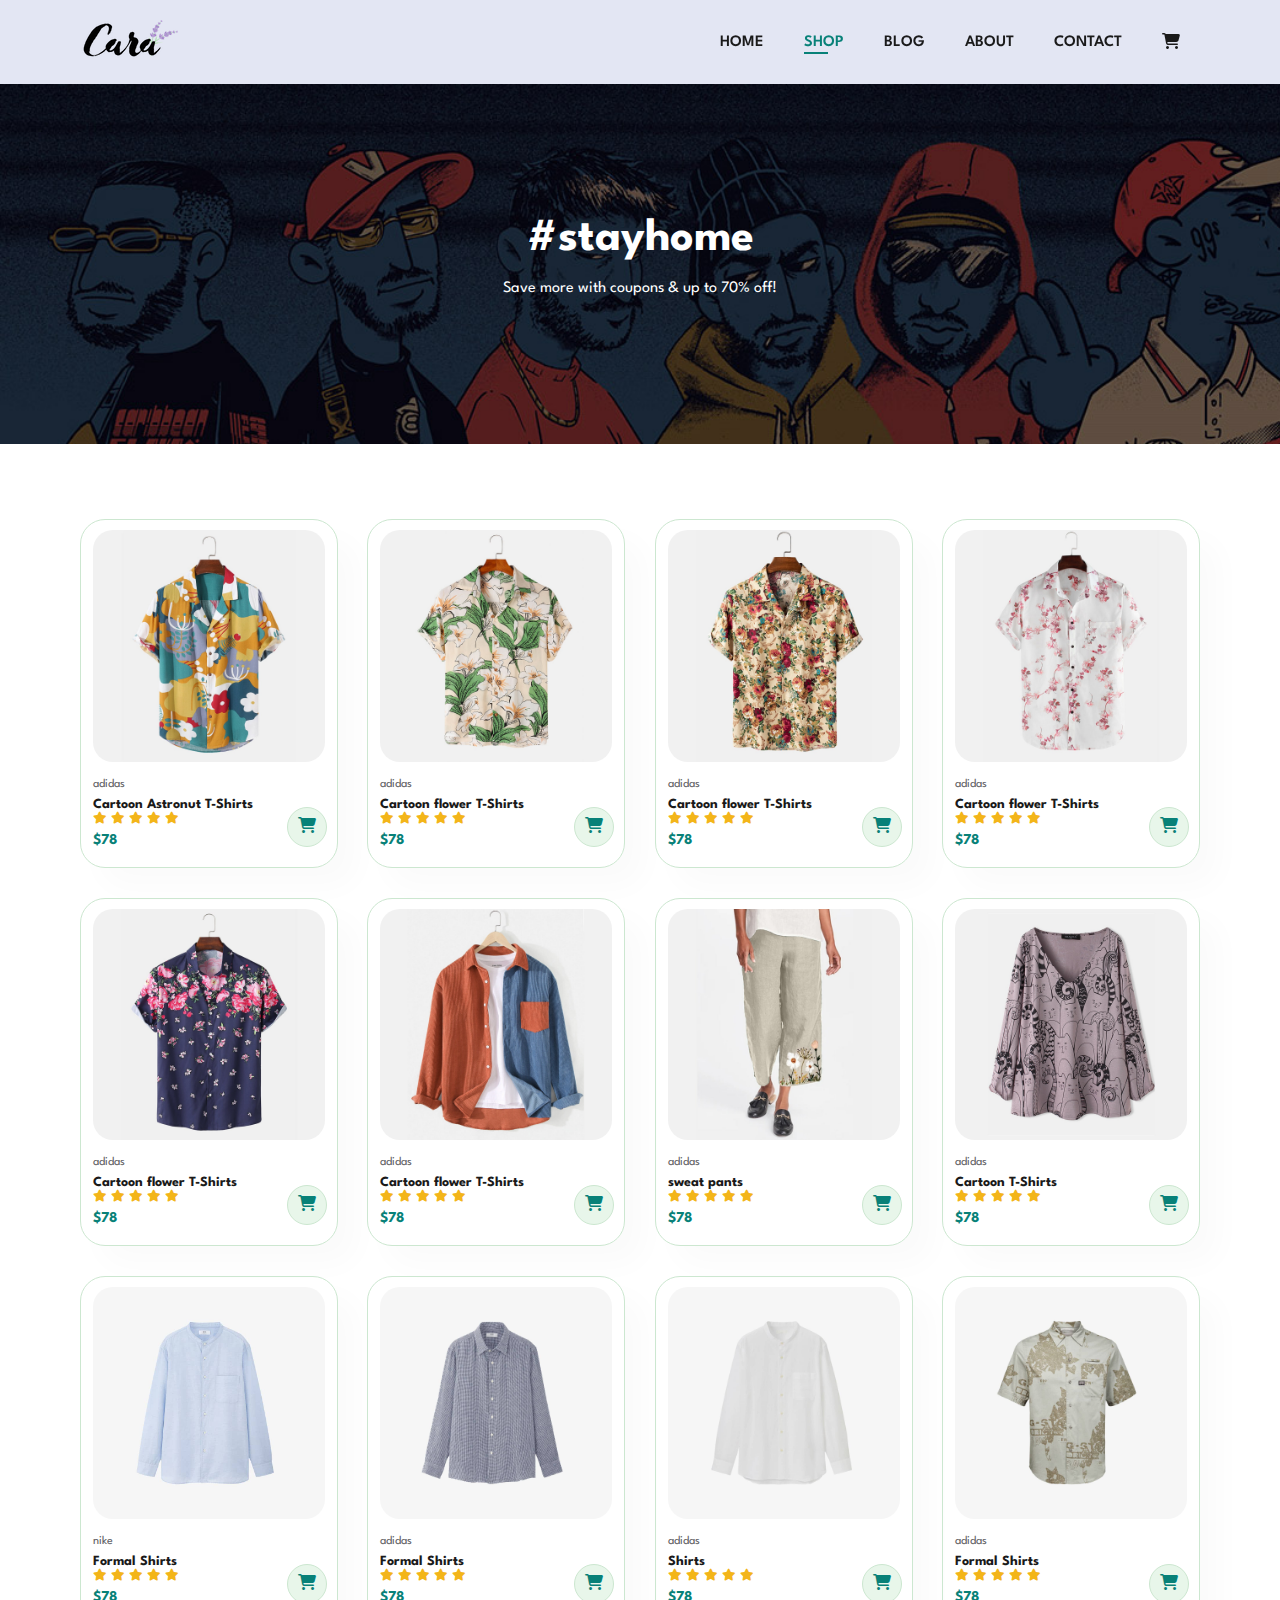
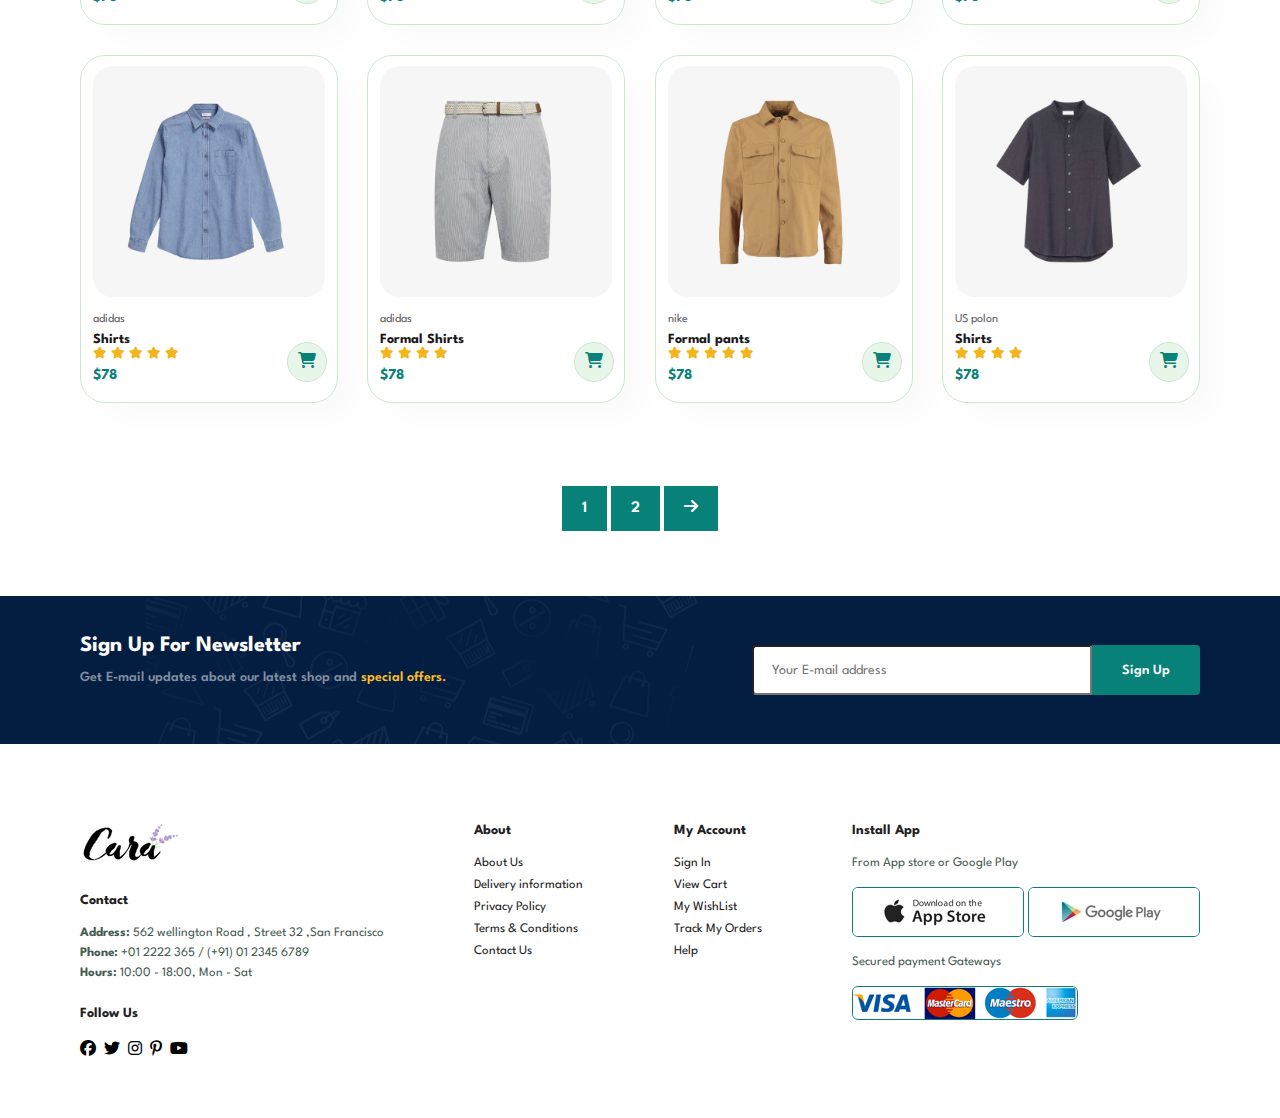
<file: shop.html>
<!DOCTYPE html>
<html lang="en">

<head>
    <meta charset="UTF-8">
    <meta http-equiv="X-UA_Comatiable" content="ie=edge">
    <meta name="viewport" content="width=device-width, initial-scale=1.0">
    <title>Ecommerce website</title>
    <link rel="stylesheet" href="https://cdnjs.cloudflare.com/ajax/libs/font-awesome/6.5.1/css/all.min.css" />
    <link rel="stylesheet" href="index.css">
</head>

<body>
    <section id="header">
        <a href="#"><img src="logo.png" class="logo" alt=""></a>
        <div>
            <ul id="navbar">
                <li><a href="index.html">HOME</a></li>
                <li><a class="active" href="shop.html">SHOP</a></li>
                <li><a href="blog.html">BLOG</a></li>
                <li><a href="about.html">ABOUT</a></li>
                <li><a href="contact.html">CONTACT</a></li>
                <li id="lg-bag"><a href="cart.html"><i class="fa-solid fa-cart-shopping"></i></a></li>
                <a href="#" id="close"><i class="fa-solid fa-xmark"></i></a>
            </ul>
        </div>

        <div id="mobile">
            <a href="cart.html"><i class="fa-solid fa-cart-shopping"></i></a>
            <i id="bar" class="fas fa-outdent"></i>
        </div>
    </section>

    <section id="page-header">
        <h2>#stayhome</h2>
        <p>Save more with coupons & up to 70% off!</p>
    </section>

    <section id="product1" class="section-p1">
        <div class="pro-container">
            <div class="pro" onclick="window.location.href='sinproduct.html'">
                <img src="f1 pro.jpg" alt="">
                <div class="des">
                    <span>adidas</span>
                    <h5>Cartoon Astronut T-Shirts</h5>
                    <div class="star">
                        <i class="fas fa-star"></i>
                        <i class="fas fa-star"></i>
                        <i class="fas fa-star"></i>
                        <i class="fas fa-star"></i>
                        <i class="fas fa-star"></i>
                    </div>
                    <h4>$78</h4>
                </div>
                <a href="#"><i class="fa-solid fa-cart-shopping "></i></a>
            </div>

            <div class="pro" onclick="window.location.href='sinproduct.html'">
                <img src="f2.jpg" alt="">
                <div class="des">
                    <span>adidas</span>
                    <h5>Cartoon flower T-Shirts</h5>
                    <div class="star">
                        <i class="fas fa-star"></i>
                        <i class="fas fa-star"></i>
                        <i class="fas fa-star"></i>
                        <i class="fas fa-star"></i>
                        <i class="fas fa-star"></i>
                    </div>
                    <h4>$78</h4>
                </div>
                <a href="#"><i class="fa-solid fa-cart-shopping "></i></a>
            </div>

            <div class="pro" onclick="window.location.href='sinproduct.html'">
                <img src="f3 pro.jpg" alt="">
                <div class="des">
                    <span>adidas</span>
                    <h5>Cartoon flower T-Shirts</h5>
                    <div class="star">
                        <i class="fas fa-star"></i>
                        <i class="fas fa-star"></i>
                        <i class="fas fa-star"></i>
                        <i class="fas fa-star"></i>
                        <i class="fas fa-star"></i>
                    </div>
                    <h4>$78</h4>
                </div>
                <a href="#"><i class="fa-solid fa-cart-shopping "></i></a>
            </div>

            <div class="pro" onclick="window.location.href='sinproduct.html'">
                <img src="f4 pro.jpg" alt="">
                <div class="des">
                    <span>adidas</span>
                    <h5>Cartoon flower T-Shirts</h5>
                    <div class="star">
                        <i class="fas fa-star"></i>
                        <i class="fas fa-star"></i>
                        <i class="fas fa-star"></i>
                        <i class="fas fa-star"></i>
                        <i class="fas fa-star"></i>
                    </div>
                    <h4>$78</h4>
                </div>
                <a href="#"><i class="fa-solid fa-cart-shopping "></i></a>
            </div>

            <div class="pro" onclick="window.location.href='sinproduct.html'">
                <img src="f5 pro.jpg" alt="">
                <div class="des">
                    <span>adidas</span>
                    <h5>Cartoon flower T-Shirts</h5>
                    <div class="star">
                        <i class="fas fa-star"></i>
                        <i class="fas fa-star"></i>
                        <i class="fas fa-star"></i>
                        <i class="fas fa-star"></i>
                        <i class="fas fa-star"></i>
                    </div>
                    <h4>$78</h4>
                </div>
                <a href="#"><i class="fa-solid fa-cart-shopping "></i></a>
            </div>

            <div class="pro" onclick="window.location.href='sinproduct.html'">
                <img src="f6 pro.jpg" alt="">
                <div class="des">
                    <span>adidas</span>
                    <h5>Cartoon flower T-Shirts</h5>
                    <div class="star">
                        <i class="fas fa-star"></i>
                        <i class="fas fa-star"></i>
                        <i class="fas fa-star"></i>
                        <i class="fas fa-star"></i>
                        <i class="fas fa-star"></i>
                    </div>
                    <h4>$78</h4>
                </div>
                <a href="#"><i class="fa-solid fa-cart-shopping "></i></a>
            </div>

            <div class="pro" onclick="window.location.href='sinproduct.html'">
                <img src="f7 pro.jpg" alt="">
                <div class="des">
                    <span>adidas</span>
                    <h5>sweat pants</h5>
                    <div class="star">
                        <i class="fas fa-star"></i>
                        <i class="fas fa-star"></i>
                        <i class="fas fa-star"></i>
                        <i class="fas fa-star"></i>
                        <i class="fas fa-star"></i>
                    </div>
                    <h4>$78</h4>
                </div>
                <a href="#"><i class="fa-solid fa-cart-shopping "></i></a>
            </div>

            <div class="pro" onclick="window.location.href='sinproduct.html'">
                <img src="f8 pro.jpg" alt="">
                <div class="des">
                    <span>adidas</span>
                    <h5>Cartoon T-Shirts</h5>
                    <div class="star">
                        <i class="fas fa-star"></i>
                        <i class="fas fa-star"></i>
                        <i class="fas fa-star"></i>
                        <i class="fas fa-star"></i>
                        <i class="fas fa-star"></i>
                    </div>
                    <h4>$78</h4>
                </div>
                <a href="#"><i class="fa-solid fa-cart-shopping "></i></a>
            </div>

            <div class="pro" onclick="window.location.href='sinproduct.html'">
                <img src="n1.jpg" alt="">
                <div class="des">
                    <span>nike</span>
                    <h5>Formal Shirts</h5>
                    <div class="star">
                        <i class="fas fa-star"></i>
                        <i class="fas fa-star"></i>
                        <i class="fas fa-star"></i>
                        <i class="fas fa-star"></i>
                        <i class="fas fa-star"></i>
                    </div>
                    <h4>$78</h4>
                </div>
                <a href="#"><i class="fa-solid fa-cart-shopping "></i></a>
            </div>

            <div class="pro" onclick="window.location.href='sinproduct.html'">
                <img src="n2.jpg" alt="">
                <div class="des">
                    <span>adidas</span>
                    <h5>Formal Shirts</h5>
                    <div class="star">
                        <i class="fas fa-star"></i>
                        <i class="fas fa-star"></i>
                        <i class="fas fa-star"></i>
                        <i class="fas fa-star"></i>
                        <i class="fas fa-star"></i>
                    </div>
                    <h4>$78</h4>
                </div>
                <a href="#"><i class="fa-solid fa-cart-shopping "></i></a>
            </div>

            <div class="pro" onclick="window.location.href='sinproduct.html'">
                <img src="n3.jpg" alt="">
                <div class="des">
                    <span>adidas</span>
                    <h5>Shirts</h5>
                    <div class="star">
                        <i class="fas fa-star"></i>
                        <i class="fas fa-star"></i>
                        <i class="fas fa-star"></i>
                        <i class="fas fa-star"></i>
                        <i class="fas fa-star"></i>
                    </div>
                    <h4>$78</h4>
                </div>
                <a href="#"><i class="fa-solid fa-cart-shopping "></i></a>
            </div>

            <div class="pro" onclick="window.location.href='sinproduct.html'">
                <img src="n4.jpg" alt="">
                <div class="des">
                    <span>adidas</span>
                    <h5>Formal Shirts</h5>
                    <div class="star">
                        <i class="fas fa-star"></i>
                        <i class="fas fa-star"></i>
                        <i class="fas fa-star"></i>
                        <i class="fas fa-star"></i>
                        <i class="fas fa-star"></i>
                    </div>
                    <h4>$78</h4>
                </div>
                <a href="#"><i class="fa-solid fa-cart-shopping "></i></a>
            </div>

            <div class="pro" onclick="window.location.href='sinproduct.html'">
                <img src="n5.jpg" alt="">
                <div class="des">
                    <span>adidas</span>
                    <h5>Shirts</h5>
                    <div class="star">
                        <i class="fas fa-star"></i>
                        <i class="fas fa-star"></i>
                        <i class="fas fa-star"></i>
                        <i class="fas fa-star"></i>
                        <i class="fas fa-star"></i>
                    </div>
                    <h4>$78</h4>
                </div>
                <a href="#"><i class="fa-solid fa-cart-shopping "></i></a>
            </div>

            <div class="pro"onclick="window.location.href='sinproduct.html'">
                <img src="n6.jpg" alt="">
                <div class="des">
                    <span>adidas</span>
                    <h5>Formal Shirts</h5>
                    <div class="star">
                        <i class="fas fa-star"></i>
                        <i class="fas fa-star"></i>
                        <i class="fas fa-star"></i>
                        <i class="fas fa-star"></i>
                    </div>
                    <h4>$78</h4>
                </div>
                <a href="#"><i class="fa-solid fa-cart-shopping "></i></a>
            </div>

            <div class="pro"onclick="window.location.href='sinproduct.html'">
                <img src="n7.jpg" alt="">
                <div class="des">
                    <span>nike</span>
                    <h5>Formal pants</h5>
                    <div class="star">
                        <i class="fas fa-star"></i>
                        <i class="fas fa-star"></i>
                        <i class="fas fa-star"></i>
                        <i class="fas fa-star"></i>
                        <i class="fas fa-star"></i>
                    </div>
                    <h4>$78</h4>
                </div>
                <a href="#"><i class="fa-solid fa-cart-shopping "></i></a>
            </div>

            <div class="pro"onclick="window.location.href='sinproduct.html'">
                <img src="n8.jpg" alt="">
                <div class="des">
                    <span>US polon</span>
                    <h5>Shirts</h5>
                    <div class="star">
                        <i class="fas fa-star"></i>
                        <i class="fas fa-star"></i>
                        <i class="fas fa-star"></i>
                        <i class="fas fa-star"></i>
                    </div>
                    <h4>$78</h4>
                </div>
                <a href="#"><i class="fa-solid fa-cart-shopping "></i></a>
            </div>


        </div>
    </section>

    <section id="pagination" class="section-p1 ">
        <a href="#">1</a>
        <a href="#">2</a>
        <a href="#"><i class="fa-solid fa-arrow-right"></i></a>
    </section>

    <section id="newsletter" class="section-p1 section-m1">
        <div class="newstext">
            <h4>Sign Up For Newsletter</h4>
            <p>Get E-mail updates about our latest shop and <span>special offers.</span></p>
        </div>

        <div class="form">
            <input type="text" placeholder="Your E-mail address">
            <button class="normal">Sign Up</button>
        </div>

    </section>

    <footer class="section-p1">
        <div class="col">
            <img class="logo" src="logo.png" alt="">
            <h4>Contact</h4>
            <p><strong>Address:</strong> 562 wellington Road , Street 32 ,San Francisco </p>
            <p><strong>Phone:</strong> +01 2222 365 / (+91) 01 2345 6789 </p>
            <p><strong>Hours:</strong> 10:00 - 18:00, Mon - Sat </p>
            <div class="follow">
                <h4>Follow Us</h4>
                <div class="icon">
                    <i class="fab fa-facebook"></i>
                    <i class="fab fa-twitter"></i>
                    <i class="fab fa-instagram"></i>
                    <i class="fab fa-pinterest-p"></i>
                    <i class="fab fa-youtube"></i>
                </div>
            </div>
        </div>

        <div class="col">
            <h4>About</h4>
            <a href="#">About Us</a>
            <a href="#">Delivery information</a>
            <a href="#">Privacy Policy</a>
            <a href="#">Terms & Conditions</a>
            <a href="#">Contact Us</a>
        </div>

        <div class="col">
            <h4>My Account</h4>
            <a href="#">Sign In</a>
            <a href="#">View Cart</a>
            <a href="#">My WishList</a>
            <a href="#">Track My Orders</a>
            <a href="#">Help</a>
        </div>

        <div class="col install">
            <h4>Install App</h4>
            <p>From App store or Google Play</p>
            <div class="row">
                <img src="app.jpg" alt="">
                <img src="play.jpg" alt="">
                <p>Secured payment Gateways</p>
                <img src="pay.png" alt="">
            </div>
        </div>

    </footer>

    <script src="index.js"></script>
</body>

</html>
</file>
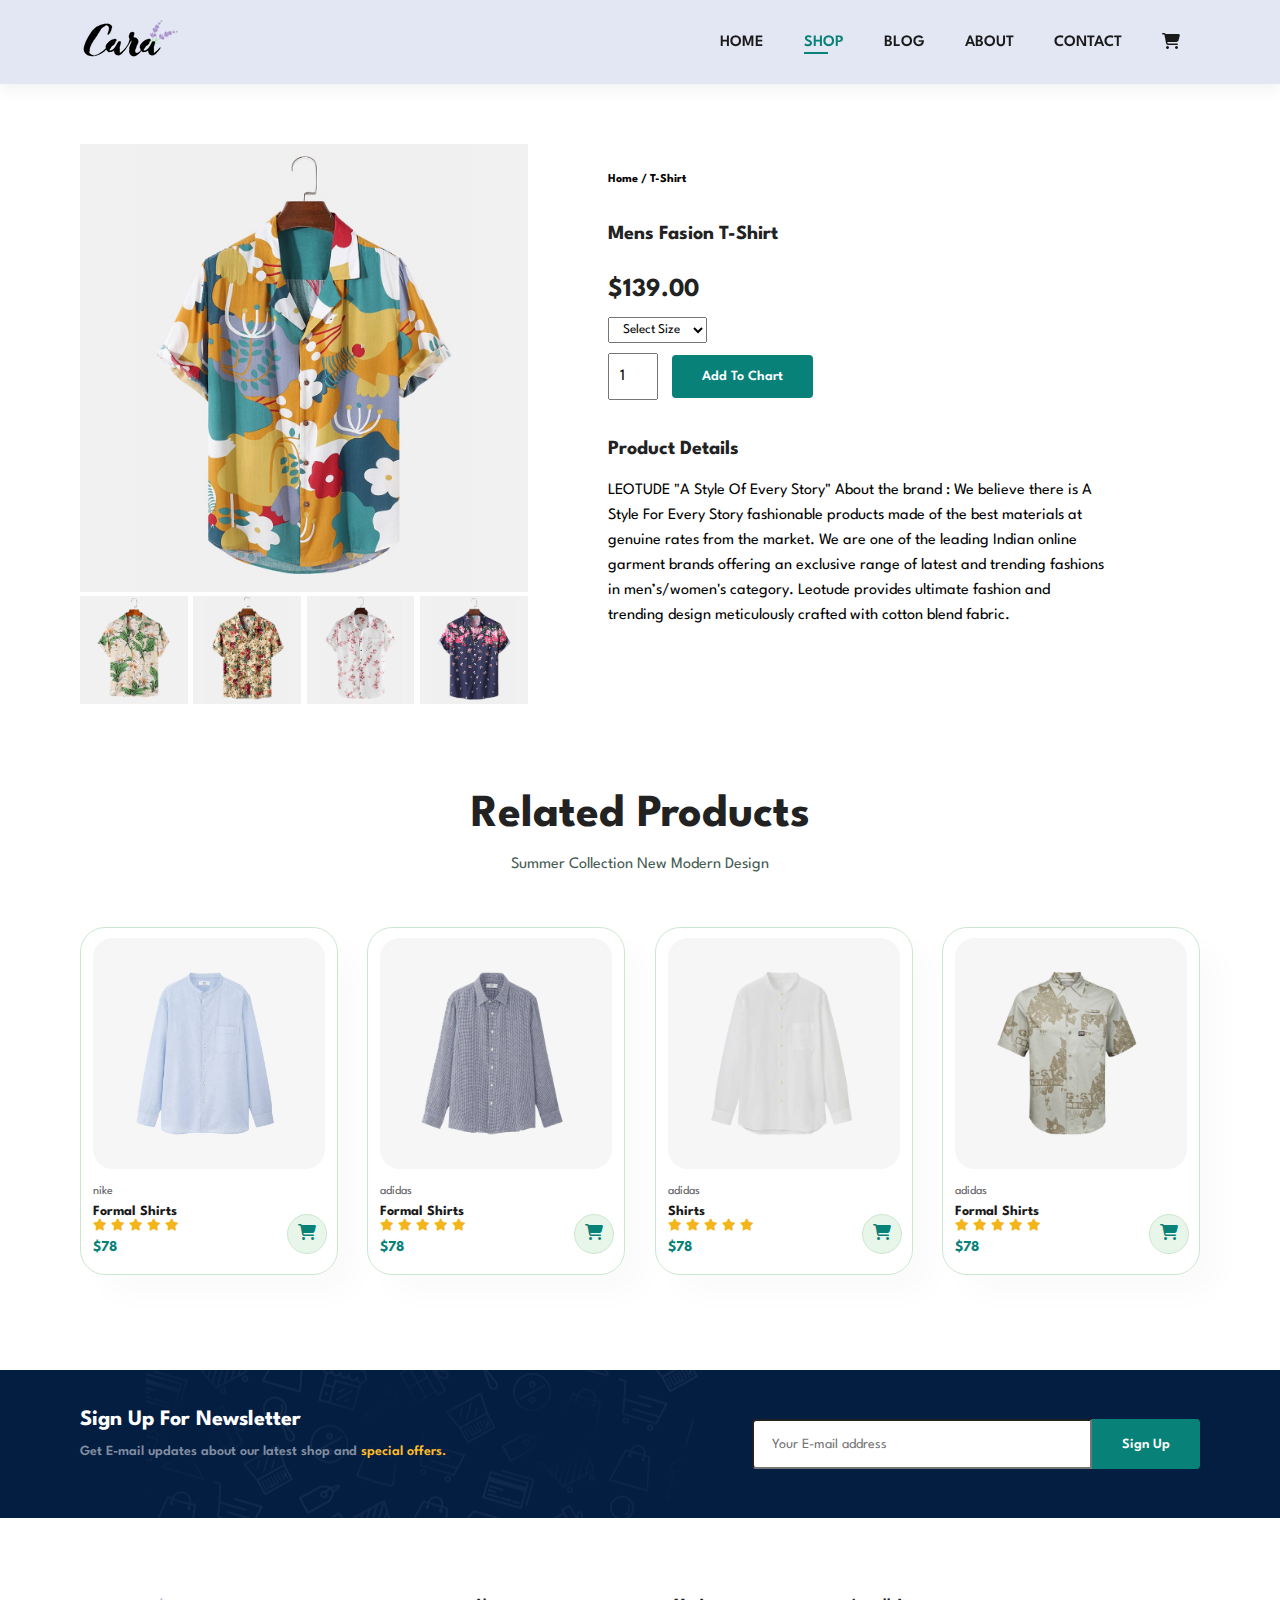
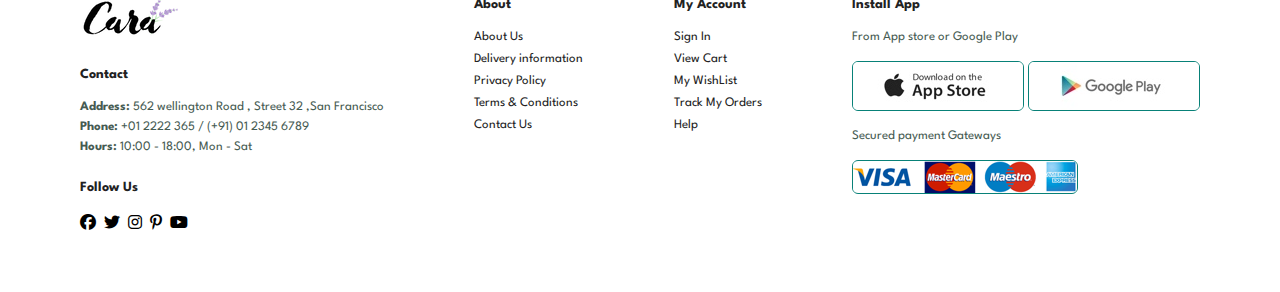
<file: sinproduct.html>
<!DOCTYPE html>
<html lang="en">

<head>
    <meta charset="UTF-8">
    <meta http-equiv="X-UA_Comatiable" content="ie=edge">
    <meta name="viewport" content="width=device-width, initial-scale=1.0">
    <title>Ecommerce website</title>
    <link rel="stylesheet" href="https://cdnjs.cloudflare.com/ajax/libs/font-awesome/6.5.1/css/all.min.css" />
    <link rel="stylesheet" href="index.css">
</head>

<body>
    <section id="header">
        <a href="#"><img src="logo.png" class="logo" alt=""></a>
        <div>
            <ul id="navbar">
                <li><a href="index.html">HOME</a></li>
                <li><a class="active" href="shop.html">SHOP</a></li>
                <li><a href="blog.html">BLOG</a></li>
                <li><a href="about.html">ABOUT</a></li>
                <li><a href="contact.html">CONTACT</a></li>
                <li id="lg-bag"><a href="cart.html"><i class="fa-solid fa-cart-shopping"></i></a></li>
                <a href="#" id="close"><i class="fa-solid fa-xmark"></i></a>
            </ul>
        </div>

        <div id="mobile">
            <a href="cart.html"><i class="fa-solid fa-cart-shopping"></i></a>
            <i id="bar" class="fas fa-outdent"></i>
        </div>
    </section>

    <section id="productails" class="section-p1">
        <div class="single-pro-img">
            <img src="f1 pro.jpg" width="100%" id="mainimg" alt="">

            <div class="small-img-group">
                <div class="small-img-col">
                    <img src="f2.jpg" width="100%" class="small-img" alt="">
                </div>

                <div class="small-img-col">
                    <img src="f3 pro.jpg" width="100%" class="small-img" alt="">
                </div>

                <div class="small-img-col">
                    <img src="f4 pro.jpg" width="100%" class="small-img" alt="">
                </div>

                <div class="small-img-col">
                    <img src="f5 pro.jpg" width="100%" class="small-img" alt="">
                </div>

            </div>

        </div>

        <div class="single-pro-details">
            <h6>Home / T-Shirt</h6>
            <h4>Mens Fasion T-Shirt</h4>
            <h2>$139.00</h2>
            <select>
                <option>Select Size</option>
                <option>XL</option>
                <option>XXL</option>
                <option>Small</option>
                <option>Large</option>
            </select>
            <input type="number" value="1">
            <button class="normal">Add To Chart</button>
            <h4>Product Details</h4>
            <span>LEOTUDE "A Style Of Every Story" About the brand : We believe there is A Style For Every Story
                fashionable products made of the best materials at genuine rates from the market. We are one of the
                leading Indian online garment brands offering an exclusive range of latest and trending fashions in
                men’s/women's category. Leotude provides ultimate fashion and trending design meticulously crafted
                with cotton blend fabric.</span>
        </div>

    </section>

    <section id="product1" class="section-p1">
        <h2>Related Products</h2>
        <p>Summer Collection New Modern Design</p>
        <div class="pro-container">
            <div class="pro">
                <img src="n1.jpg" alt="">
                <div class="des">
                    <span>nike</span>
                    <h5>Formal Shirts</h5>
                    <div class="star">
                        <i class="fas fa-star"></i>
                        <i class="fas fa-star"></i>
                        <i class="fas fa-star"></i>
                        <i class="fas fa-star"></i>
                        <i class="fas fa-star"></i>
                    </div>
                    <h4>$78</h4>
                </div>
                <a href="#"><i class="fa-solid fa-cart-shopping "></i></a>
            </div>

            <div class="pro">
                <img src="n2.jpg" alt="">
                <div class="des">
                    <span>adidas</span>
                    <h5>Formal Shirts</h5>
                    <div class="star">
                        <i class="fas fa-star"></i>
                        <i class="fas fa-star"></i>
                        <i class="fas fa-star"></i>
                        <i class="fas fa-star"></i>
                        <i class="fas fa-star"></i>
                    </div>
                    <h4>$78</h4>
                </div>
                <a href="#"><i class="fa-solid fa-cart-shopping "></i></a>
            </div>

            <div class="pro">
                <img src="n3.jpg" alt="">
                <div class="des">
                    <span>adidas</span>
                    <h5>Shirts</h5>
                    <div class="star">
                        <i class="fas fa-star"></i>
                        <i class="fas fa-star"></i>
                        <i class="fas fa-star"></i>
                        <i class="fas fa-star"></i>
                        <i class="fas fa-star"></i>
                    </div>
                    <h4>$78</h4>
                </div>
                <a href="#"><i class="fa-solid fa-cart-shopping "></i></a>
            </div>

            <div class="pro">
                <img src="n4.jpg" alt="">
                <div class="des">
                    <span>adidas</span>
                    <h5>Formal Shirts</h5>
                    <div class="star">
                        <i class="fas fa-star"></i>
                        <i class="fas fa-star"></i>
                        <i class="fas fa-star"></i>
                        <i class="fas fa-star"></i>
                        <i class="fas fa-star"></i>
                    </div>
                    <h4>$78</h4>
                </div>
                <a href="#"><i class="fa-solid fa-cart-shopping "></i></a>
            </div>

        </div>
    </section>

    <section id="newsletter" class="section-p1 section-m1">
        <div class="newstext">
            <h4>Sign Up For Newsletter</h4>
            <p>Get E-mail updates about our latest shop and <span>special offers.</span></p>
        </div>

        <div class="form">
            <input type="text" placeholder="Your E-mail address">
            <button class="normal">Sign Up</button>
        </div>

    </section>

    <footer class="section-p1">
        <div class="col">
            <img class="logo" src="logo.png" alt="">
            <h4>Contact</h4>
            <p><strong>Address:</strong> 562 wellington Road , Street 32 ,San Francisco </p>
            <p><strong>Phone:</strong> +01 2222 365 / (+91) 01 2345 6789 </p>
            <p><strong>Hours:</strong> 10:00 - 18:00, Mon - Sat </p>
            <div class="follow">
                <h4>Follow Us</h4>
                <div class="icon">
                    <i class="fab fa-facebook"></i>
                    <i class="fab fa-twitter"></i>
                    <i class="fab fa-instagram"></i>
                    <i class="fab fa-pinterest-p"></i>
                    <i class="fab fa-youtube"></i>
                </div>
            </div>
        </div>

        <div class="col">
            <h4>About</h4>
            <a href="#">About Us</a>
            <a href="#">Delivery information</a>
            <a href="#">Privacy Policy</a>
            <a href="#">Terms & Conditions</a>
            <a href="#">Contact Us</a>
        </div>

        <div class="col">
            <h4>My Account</h4>
            <a href="#">Sign In</a>
            <a href="#">View Cart</a>
            <a href="#">My WishList</a>
            <a href="#">Track My Orders</a>
            <a href="#">Help</a>
        </div>

        <div class="col install">
            <h4>Install App</h4>
            <p>From App store or Google Play</p>
            <div class="row">
                <img src="app.jpg" alt="">
                <img src="play.jpg" alt="">
                <p>Secured payment Gateways</p>
                <img src="pay.png" alt="">
            </div>
        </div>

    </footer>

    <script>
        var mainimg = document.getElementById("mainimg");
        var smallimg = document.getElementsByClassName("small-img");

        smallimg[0].onclick = function(){
            mainimg.src = smallimg[0].src;
        }
        smallimg[1].onclick = function(){
            mainimg.src = smallimg[1].src;
        }
        smallimg[2].onclick = function(){
            mainimg.src = smallimg[2].src;
        }
        smallimg[3].onclick = function(){
            mainimg.src = smallimg[3].src;
        }
    </script>

    <script src="index.js"></script>
</body>

</html>
</file>
<file: index.css>
@import url('https://fonts.googleapis.com/css2?family=Spartan:wght@100;200;300;400;500;600;700;800;900&display=swap');

* {
    margin: 0;
    padding: 0;
    box-sizing: border-box;
    font-family: 'spartan', sans-serif;
}

h1 {
    font-size: 50px;
    line-height: 64px;
    color: #222;
}

h2 {
    font-size: 46px;
    line-height: 54px;
    color: #222;
}

h4 {
    font-size: 20px;
    color: #222;
}

h6 {
    font-weight: 700;
    font-size: 12px;
}

p {
    font-size: 16px;
    color: #465b52;
    margin: 15px 0 20px 0;
}

.section-p1 {
    padding: 40px 80px;
}

.section-m1 {
    margin: 40px 0;
}

button.normal {
    font-size: 14px;
    font-weight: 600;
    padding: 15px 30px;
    color: #000;
    background-color: #fff;
    border-radius: 4px;
    cursor: pointer;
    border: none;
    outline: none;
    transition: 0.2s;
}

button.white {
    font-size: 13px;
    font-weight: 600;
    padding: 11px 18px;
    color: #fff;
    background-color: transparent;
    cursor: pointer;
    border: 1px solid #fff;
    outline: none;
    transition: 0.2s;
}

body {
    width: 100%;
}

/* header start */
#header {
    display: flex;
    align-items: center;
    justify-content: space-between;
    padding: 20px 80px;
    background: #E3E6F3;
    box-shadow: 0 5px 15px rgba(0, 0, 0, 0.06);
    z-index: 999;
    position: sticky;
    top: 0;
    left: 0;
}

#navbar {
    display: flex;
    align-items: center;
    justify-content: center;

}

#navbar li {
    list-style: none;
    padding: 0 20px;
    position: relative;
}

#navbar li a {
    text-decoration: none;
    font-size: 16px;
    font-weight: 600;
    transition: 0.3s ease;
    color: #1a1a1a;
}

#navbar li a:hover,
#navbar li a.active {
    color: #088178;
}

#navbar li a.active::after,
#navbar li a:hover::after {
    content: "";
    width: 30%;
    height: 2px;
    background: #088178;
    position: absolute;
    bottom: -4px;
    left: 20px;
}

#mobile {
    display: none;
    align-items: center;
}

#close {
    display: none;
}

/* Home page */

#hero {
    background-image: url("hero4.png");
    height: 90vh;
    width: 100%;
    background-position: top 25% right 0;
    background-size: cover;
    padding: 0 80px;
    display: flex;
    align-items: flex-start;
    justify-content: center;
    flex-direction: column;
}

#hero h4 {
    padding-bottom: 15px;
}

#hero h1 {
    color: #088178;
}

#hero button {
    background-image: url(button.png);
    background-color: transparent;
    color: #088178;
    border: 0;
    padding: 14px 80px 14px 65px;
    background-repeat: no-repeat;
    cursor: pointer;
    font-weight: 700;
    font-size: 15px;
}

/* feactures section */

#feature {
    display: flex;
    align-items: center;
    justify-content: space-between;
    flex-wrap: wrap;
}

#feature .fe-box {
    width: 180px;
    text-align: center;
    padding: 25px 15px;
    box-shadow: 20px 20px 34px rgba(0, 0, 0, 0.03);
    border: 1px solid #cce7d0;
    border-radius: 4px;
    margin: 15px 0;
}

#feature .fe-box:hover {
    box-shadow: 10px 10px 54px rgba(70, 62, 221, 0.3);
}

#feature .fe-box img {
    width: 100%;
    margin-bottom: 10px;
}

#feature .fe-box h6 {
    padding: 9px 8px 6px 8px;
    display: inline-block;
    line-height: 1;
    border-radius: 4px;
    color: #088178;
    background-color: #fddde4;
}

#feature .fe-box:nth-child(2) h6 {
    background-color: #cdebbc;
}

#feature .fe-box:nth-child(3) h6 {
    background-color: #d1e8f2;
}

#feature .fe-box:nth-child(4) h6 {
    background-color: #cdd4f8;
}

#feature .fe-box:nth-child(5) h6 {
    background-color: #f6dbf6;
}

#feature .fe-box:nth-child(6) h6 {
    background-color: #fff2e5;
}

#product1 {
    text-align: center;
}

#product1 .pro-container {
    display: flex;
    justify-content: space-between;
    padding-top: 20px;
    flex-wrap: wrap;
}

#product1 .pro {
    width: 23%;
    min-width: 250px;
    padding: 10px 12px;
    border: 1px solid #cce7d0;
    border-radius: 25px;
    cursor: pointer;
    box-shadow: 20px 20px 30px rgba(0, 0, 0, 0.02);
    margin: 15px 0;
    transition: 0.2s ease;
    position: relative;
}

#product1 .pro:hover {
    box-shadow: 20px 20px 30px rgba(0, 0, 0, 0.08);
}

#product1 .pro img {
    width: 100%;
    border-radius: 20px;
}

#product1 .pro .des {
    text-align: start;
    padding: 10px 0;
}

#product1 .pro .des span {
    color: #606063;
    font-size: 12px;
}

#product1 .pro .des h5 {
    padding-top: 7px;
    color: #1a1a1a;
    font-size: 14px;
}

#product1 .pro .des i {
    font-size: 12px;
    color: rgb(243, 181, 25);
}

#product1 .pro .des h4 {
    padding-top: 7px;
    font-size: 15px;
    font-weight: 700;
    color: #088178;
}

#product1 .pro a {
    width: 40px;
    height: 40px;
    line-height: 40px;
    border-radius: 50px;
    background-color: #e8f6ea;
    font-weight: 500;
    color: #088178;
    border: 1px solid #cce7d0;
    position: absolute;
    bottom: 20px;
    right: 10px;
}

#banner {
    display: flex;
    flex-direction: column;
    justify-content: center;
    align-items: center;
    text-align: center;
    background-image: url("b2.jpg");
    width: 100%;
    height: 40vh;
    background-size: cover;
    background-position: center;
}

#banner h4 {
    color: #fff;
    font-size: 16px;
}

#banner h2 {
    color: #fff;
    font-size: 30px;
    padding: 10px 0;
}

#banner h2 span {
    color: #ef3636
}

#banner button:hover {
    background-color: #088178;
    color: #fff;
}

#sm-banner {
    display: flex;
    justify-content: space-between;
    flex-wrap: wrap
}


#sm-banner .banner-box {
    display: flex;
    flex-direction: column;
    justify-content: center;
    align-items: flex-start;
    background-image: url("b3.jpg");
    min-width: 660px;
    height: 50vh;
    background-size: cover;
    background-position: center;
    padding: 30px;
}

#sm-banner h4 {
    color: #fff;
    font-size: 20px;
    font-weight: 300;
}

#sm-banner h2 {
    color: #fff;
    font-size: 28px;
    font-weight: 800;
}

#sm-banner span {
    color: #fff;
    font-size: 14px;
    font-weight: 500;
    padding-bottom: 15px;
}

#sm-banner .banner-box:hover button {
    background-color: #088178;
    border: 1px solid #088178;
}

#sm-banner .banner-box2 {
    background-image: url("b1.jpg");
}

#banner3 {
    display: flex;
    justify-content: space-between;
    flex-wrap: wrap;
    padding: 0 80px;
}

#banner3 .banner-box {
    display: flex;
    flex-direction: column;
    justify-content: center;
    align-items: flex-start;
    background-image: url("b4.jpg");
    min-width: 30%;
    height: 30vh;
    background-size: cover;
    background-position: center;
    padding: 20px;
    margin-bottom: 20px;
}

#banner3 .banner-box2 {
    background-image: url("b6.jpg");
}

#banner3 .banner-box3 {
    background-image: url("b4\ 5.jpg");
}

#banner3 h2 {
    color: #fff;
    font-weight: 900;
    font-size: 22px;
}

#banner3 h3 {
    color: #ec544e;
    font-weight: 800;
    font-size: 15px;
}


/* newsletter */

#newsletter {
    display: flex;
    justify-content: space-between;
    flex-wrap: wrap;
    align-items: center;
    background-image: url("b7.png");
    background-repeat: no-repeat;
    background-position: 20% 30%;
    background-color: #041e42;
}

#newsletter h4 {
    font-size: 22px;
    font-weight: 700;
    color: #fff;
}

#newsletter p {
    font-size: 14px;
    font-weight: 600;
    color: #818ea0;
}

#newsletter p span {
    color: #ffbd27;
}

#newsletter .form {
    display: flex;
    width: 40%;
}

#newsletter input {
    height: 3.125rem;
    padding: 0 1.25em;
    font-size: 14px;
    width: 100%;
    border: 1pxsolid transparent;
    border-radius: 4px;
    outline: none;
    border-top-right-radius: 0;
    border-bottom-right-radius: 0;
}

#newsletter button {
    background-color: #088178;
    color: #fff;
    white-space: nowrap;
    border-top-left-radius: 0;
    border-bottom-left-radius: 0;
}


/* footer */

footer {
    display: flex;
    flex-wrap: wrap;
    justify-content: space-between;
}

footer .col {
    display: flex;
    flex-direction: column;
    align-items: flex-start;
    margin-bottom: 20px;
}

footer .logo {
    margin-bottom: 30px;
}

footer h4 {
    font-size: 14px;
    padding-bottom: 20px;
}

footer p {
    font-size: 13px;
    margin: 0 0 8px 0;
}

footer a {
    font-size: 13px;
    text-decoration: none;
    color: #222;
    margin-bottom: 10px;
}

footer .follow {
    margin-top: 20px;
}

footer .follow i {
    columns: #465b52;
    padding-right: 4px;
    cursor: pointer;
}

footer .install .row img {
    border: 1px solid #088178;
    border-radius: 6px;
}

footer .install img {
    margin: 10px 0 15px 0;
}

footer .follow i:hover,
footer a:hover {
    color: #088178;
}

/* Shop page */

#page-header {
    background-image: url('b8.jpg');
    width: 100%;
    height: 40vh;
    background-size: cover;
    display: flex;
    justify-content: center;
    text-align: center;
    flex-direction: column;
    padding: 14px;
}

#page-header h2,
#page-header p {
    color: #fff;
}

#pagination {
    text-align: center;
}

#pagination a {
    text-decoration: none;
    background-color: #088178;
    padding: 15px 20px;
    border: 4px;
    color: #fff;
    font-weight: 600;
}

#pagination a i {
    font-size: 16px;
    width: 600;
}


/* sinproduct */

#productails {
    display: flex;
    margin-top: 20px;
}

#productails .single-pro-img {
    width: 40%;
    margin-right: 50px;
}

.small-img-group {
    display: flex;
    justify-content: space-between;
}

.small-img-col {
    flex-basis: 24%;
    cursor: pointer;
}

#productails .single-pro-details {
    width: 50%;
    padding: 30px;
}

#productails .single-pro-details h4 {
    padding: 40px 0 20px 0;
}

#productails .single-pro-details h2 {
    font-size: 26px;
}

#productails .single-pro-details select {
    display: block;
    padding: 5px 10px;
    margin-bottom: 10px;
}

#productails .single-pro-details input {
    width: 50px;
    height: 47px;
    font-size: 16px;
    padding-left: 10px;
    margin-right: 10px;
}

#productails .single-pro-details button {
    background-color: #088178;
    color: #fff;
}

#productails .single-pro-details input:focus {
    outline: none;
}

#productails .single-pro-details span {
    line-height: 25px;
}


/* blog page */

#page-header.blog-header {
    background-image: url("b9.jpg");
}

#blog {
    padding: 150px 150px 0 150px;
}

#blog .blog-box {
    display: flex;
    align-items: center;
    width: 100%;
    position: relative;
    padding-bottom: 90px;
}

#blog .blog-img {
    width: 50%;
    margin-right: 40px;
}

#blog img {
    width: 100%;
    height: 300px;
    object-fit: cover;
}

#blog .blog-details {
    width: 50%;
}

#blog .blog-details a {
    text-decoration: none;
    font-size: 11px;
    columns: #000;
    font-weight: 700;
    position: relative;
    transition: 0.3s;
}

#blog .blog-details a::after {
    content: "";
    width: 50px;
    background-color: #000;
    height: 1px;
    position: absolute;
    top: 4px;
    right: -60px;
}

#blog .blog-details a:hover {
    color: #088178;
}

#blog .blog-details a:hover::after {
    background-color: #088178;
}

#blog .blog-box h1 {
    position: absolute;
    top: -40px;
    left: 0;
    font-size: 70px;
    font-weight: 700;
    color: #c9cbce;
    z-index: -9;
}

/* about page */

#page-header.about-header {
    background-image: url("bannerabout.png");
}

#about-head {
    display: flex;
    align-items: center;
}

#about-head img {
    width: 50%;
    height: auto;
}

#about-head div {
    padding-left: 40px;
}

#about-app {
    text-align: center;
}

#about-app .video {
    width: 70%;
    height: 100%;
    margin: 30px auto 0 auto;
}

#about-app .video video {
    width: 100%;
    height: 100%;
    border-radius: 20px;
}

/* contact pagr */
#contact-details {
    display: flex;
    justify-content: space-between;
    align-items: center;
}

#contact-details .details {
    width: 40%;
}

#contact-details .details span,
#form-details span {
    font-size: 12px;
}

#contact-details .details h2,
#form-details h2 {
    font-size: 26px;
    line-height: 35px;
    padding: 20px 0;
}

#contact-details .details h3 {
    font-size: 16px;
    padding-bottom: 15px;
}

#contact-details .details li {
    list-style: none;
    display: flex;
    padding: 10px 0;
}

#contact-details .details li i {
    font-size: 14px;
    padding-right: 22px;
}

#contact-details .details li p {
    font-size: 14px;
    margin: 0;
}

#contact-details .map {
    width: 55%;
    height: 400px;
}

#contact-details .map iframe {
    width: 100%;
    height: 100%;
}

#form-details form {
    width: 75%;
    display: flex;
    flex-direction: column;
    align-items: flex-start;
    margin-left: 80px;
}

#form-details form input,
#form-details form textarea {
    width: 100%;
    padding: 12px 15px;
    outline: none;
    margin-bottom: 20px;
    border: 1px solid #e1e1e1;
}

#form-details form button {
    background-color: #088178;
    color: #fff;
}

/* cart page */
#cart{
    overflow-x: auto;
}
#cart table {
    width: 100%;
    border-collapse: collapse;
    table-layout: fixed;
    white-space: nowrap;
}

#cart table img {
    width: 70px;
}

#cart table td:nth-child1(1) {
    width: 100px;
    text-align: center;
}

#cart table td:nth-child1(2) {
    width: 150px;
    text-align: center;
}

#cart table td:nth-child1(3) {
    width: 250px;
    text-align: center;
}

#cart table td:nth-child(4),
#cart table td:nth-child(5),
#cart table td:nth-child(6) {
    width: 150px;
    text-align: center;
}

#cart table td:nth-child(5) input {
    padding: 10p 5px 10px 15px;
    width: 70px;
}

#cart table thead {
    border: 1px solid #e2e9e1;
    border-left: none;
    border-right: none;
}

#cart table thead td {
    font-weight: 700;
    text-transform: uppercase;
    font-size: 13px;
    padding: 18px 0;
}

#cart table tbody tr td {
    padding: 15px;
}

#cart table tbody td {
    font-size: 13px;
}

#cart-add {
    display: flex;
    flex-wrap: wrap;
    justify-content: space-between;
}

#coupon {
    width: 50%;
    margin-bottom: 30px;
}

#coupon h3,
#subtotal h3 {
    padding-bottom: 15px;
}

#coupon input {
    padding: 10px 20px;
    outline: none;
    width: 60%;
    margin-right: 10px;
    border: 1px solid #e2e9e1;
}

#coupon button,
#subtotal button {
    background-color: #088178;
    color: #fff;
    padding: 12px 20px;
}

#subtotal {
    width: 50%;
    margin-bottom: 30px;
    border: 1px solid#e2e9e1;
    padding: 30px;
}

#subtotal table {
    border-collapse: collapse;
    width: 100%;
    margin-bottom: 20px;
}

#subtotal table td {
    width: 50%;
    border: 1px solid #e2e9e1;
    padding: 10px;
    font-size: 13px;
}









/* Responsive */

@media (max-width:799px) {
    .section-p1 {
        padding: 40px 40px;
    }

    #navbar {
        display: flex;
        flex-direction: column;
        align-items: flex-start;
        justify-content: flex-start;
        position: fixed;
        top: 0;
        right: -300px;
        height: 100vh;
        width: 300px;
        background-color: #E3E6F3;
        box-shadow: 0 40px 60px rgba(0, 0, 0, 0.01);
        padding: 80px 0 0 10px;
        transition: 0.3s;
    }

    #navbar.active {
        right: 0px;
    }

    #navbar li {
        margin-bottom: 25px;
    }

    #mobile {
        display: flex;
        align-items: center;
    }

    #mobile i {
        color: #1a1a1a;
        font-size: 24px;
        padding-left: 20px;
    }

    #close {
        display: initial;
        position: absolute;
        top: 30px;
        left: 30px;
        color: #222;
        font-size: 24px;
    }

    #lg-bag {
        display: none;
    }

    #hero {
        height: 70vh;
        padding: 0 80px;
        background-position: top 30% right 30%;
    }

    #feature {
        justify-content: center;
    }

    #feature .fe-box {
        margin: 15px 15px;
    }

    #product1 .pro-container {
        justify-content: center;
    }

    #product1 .pro {
        margin: 15px;
    }

    #banner {
        height: 20vh;
    }

    #sm-banner .banner-box {
        min-width: 100%;
        height: 30vh;
    }

    #banner3 {
        padding: 0 40px;
    }

    #banner3 .banner-box {
        width: 28%;
    }

    #newsletter .form {
        width: 70%;
    }
}

@media (max-width: 477px) {
    .sectionp1 {
        padding: 20px;
    }

    #header {
        padding: 20px 10px;
    }

    #hero {
        padding: 0 20px;
        background-position: 55%;
    }

    #h2 {
        font-size: 32px;
    }

    h1 {
        font-size: 38px;
    }

    #feature .fe-box {
        width: 155px;
        margin: 0 0 15px 0;
    }

    #feature {
        justify-content: space-between;
    }

    #product .pro {
        width: 100%;
    }

    #banner {
        height: 40vh;
    }

    #sm-banner .banner-box {
        height: 40vh;
    }

    #sm-banner .banner-box2 {
        margin-top: 20px;
    }

    #banner3 {
        padding: 0 20px;
    }

    #banner3 .banner-box {
        width: 100%;
    }

    #newsletter .form {
        width: 100%;
    }

    #nesletter {
        padding: 40px 20px;
    }

    /* singleproduct */

    #productails {
        display: flex;
        flex-direction: column;
    }

    #productails .single-pro-img {
        width: 100%;
        margin-right: 0px;
    }

    #productails .single-pro-details {
        width: 100%;
    }

    /* blog resposive */

    #blog {
        padding: 100px 20px 0 20px;
    }

    #blog .blog-box {
        display: flex;
        flex-direction: column;
        align-items: flex-start;
    }

    #blog .blog-img {
        width: 100%;
        margin-right: 0;
        margin-bottom: 30px;
    }

    #blog .blog-details {
        width: 100%;
    }

    /* about reponsive */
    #about-head {
        flex-direction: column;
    }

    #about-head img {
        width: 100%;
        margin-bottom: 20px;
    }

    #about-head div {
        padding-left: 0px;
    }

    #about-app .video {
        width: 100%;
    }

    /* contact resposive */
    #contact-details {
        flex-direction: column;
    }

    #contact-details .details {
        width: 100%;
        margin-bottom: 30px;
    }

    #contact-details .map {
        width: 100%;
    }

    /* cart responsive */
    #cart-add{
       flex-direction: column;
    }
    #coupon{
        width: 100%;
    }
    #subtotal{
        width: 100%;
        padding: 20px;
    }
}
</file>
